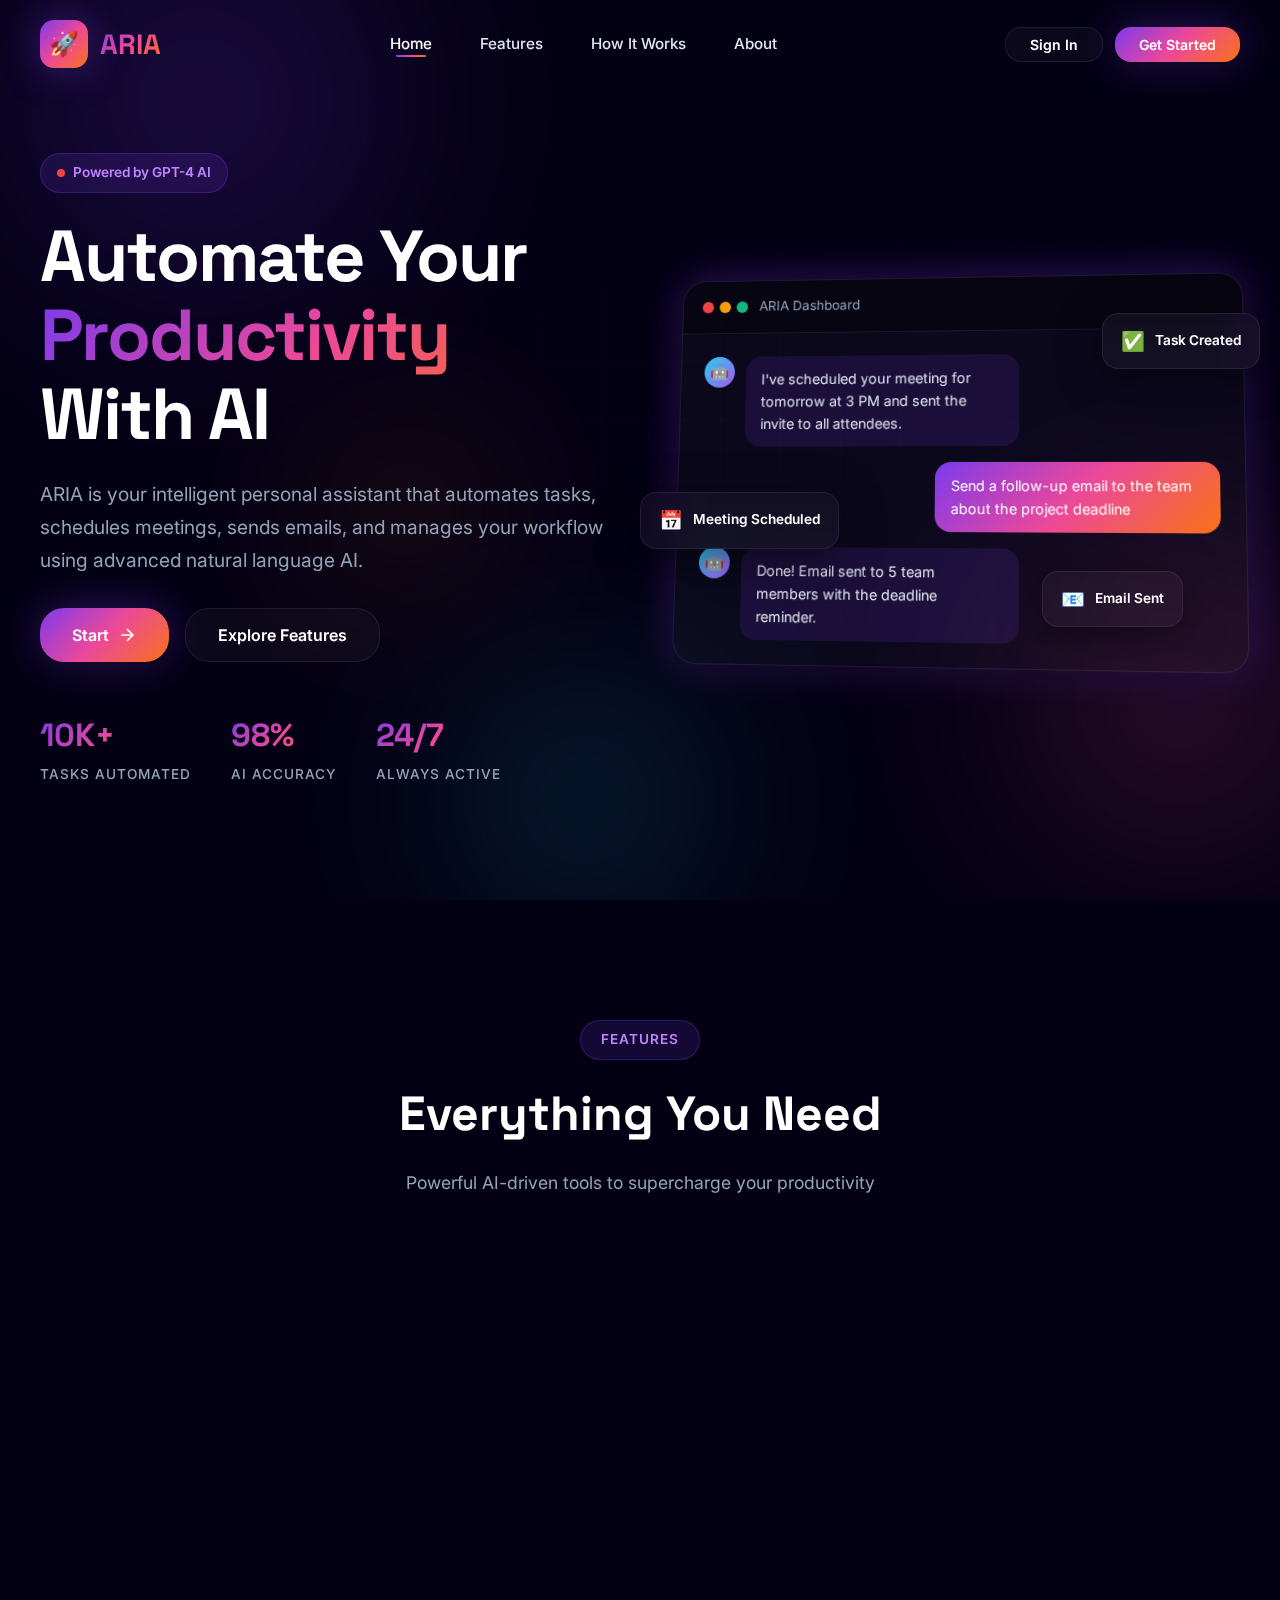
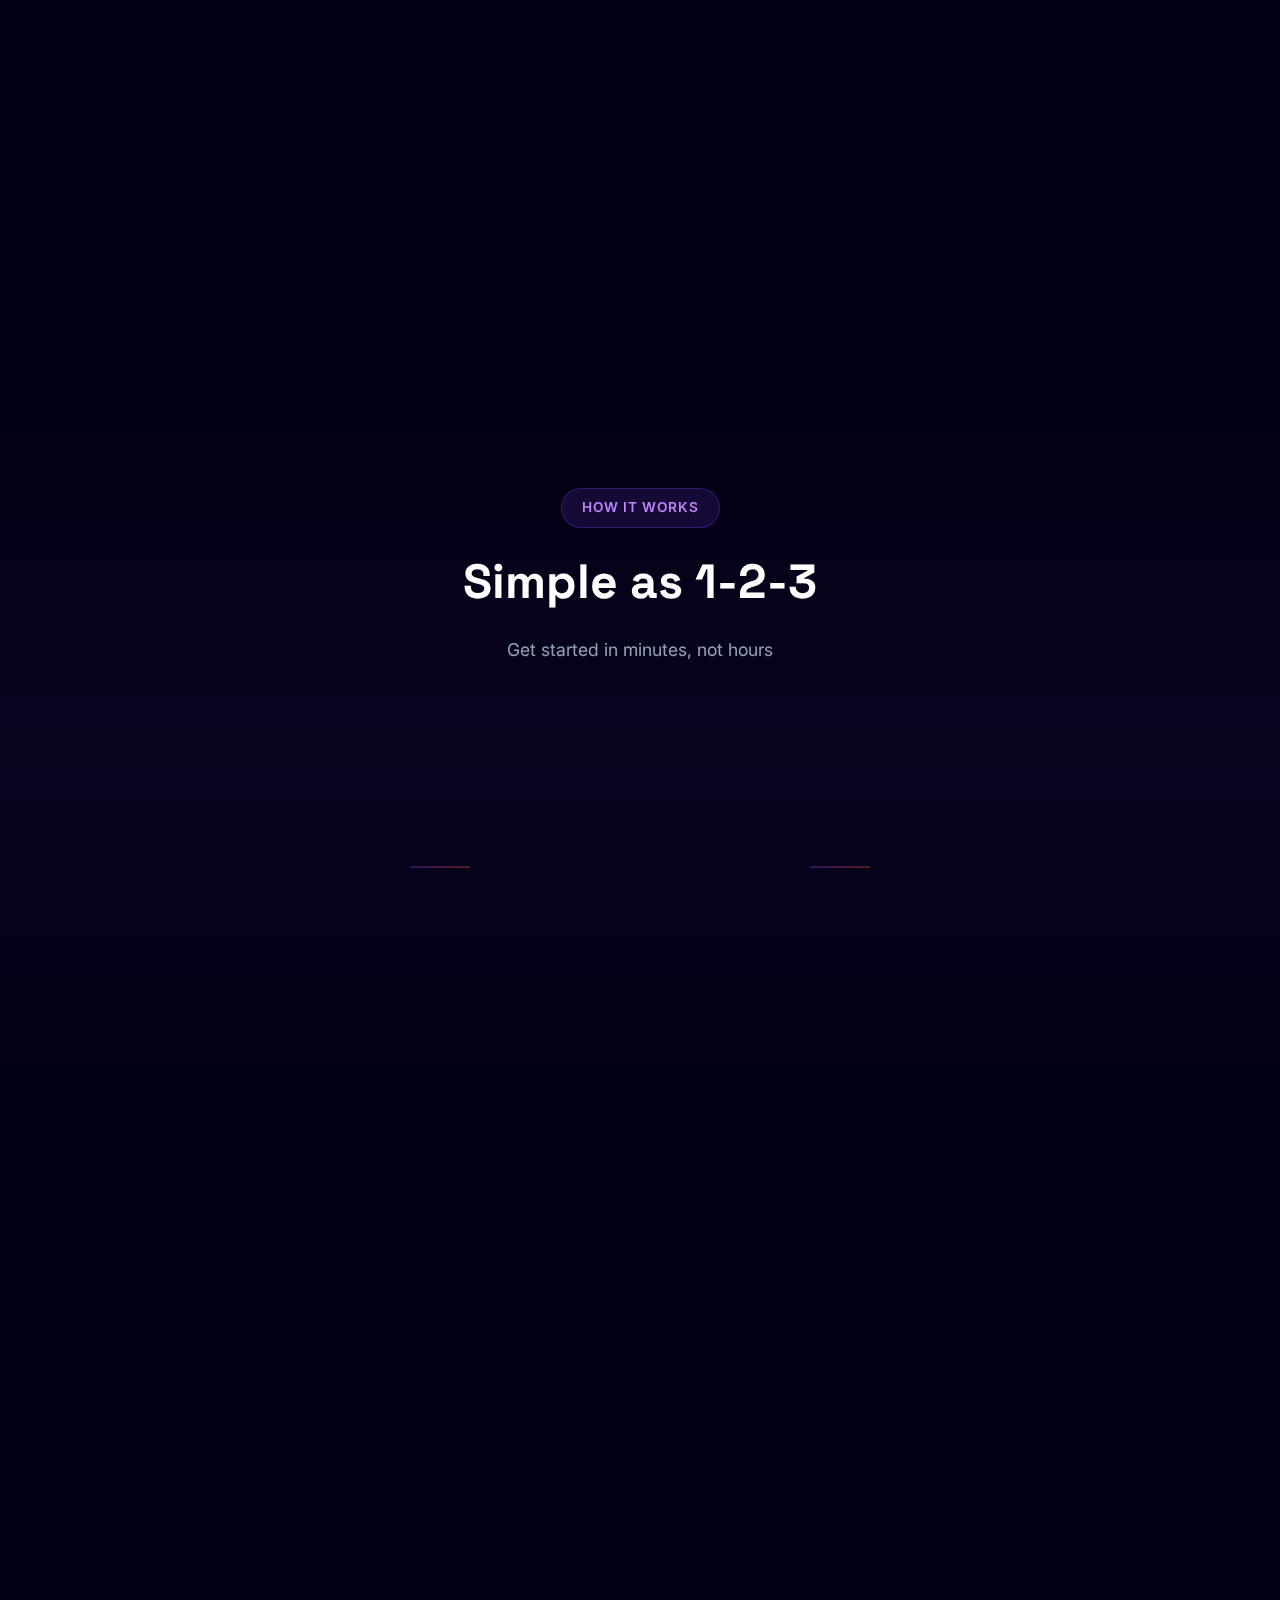
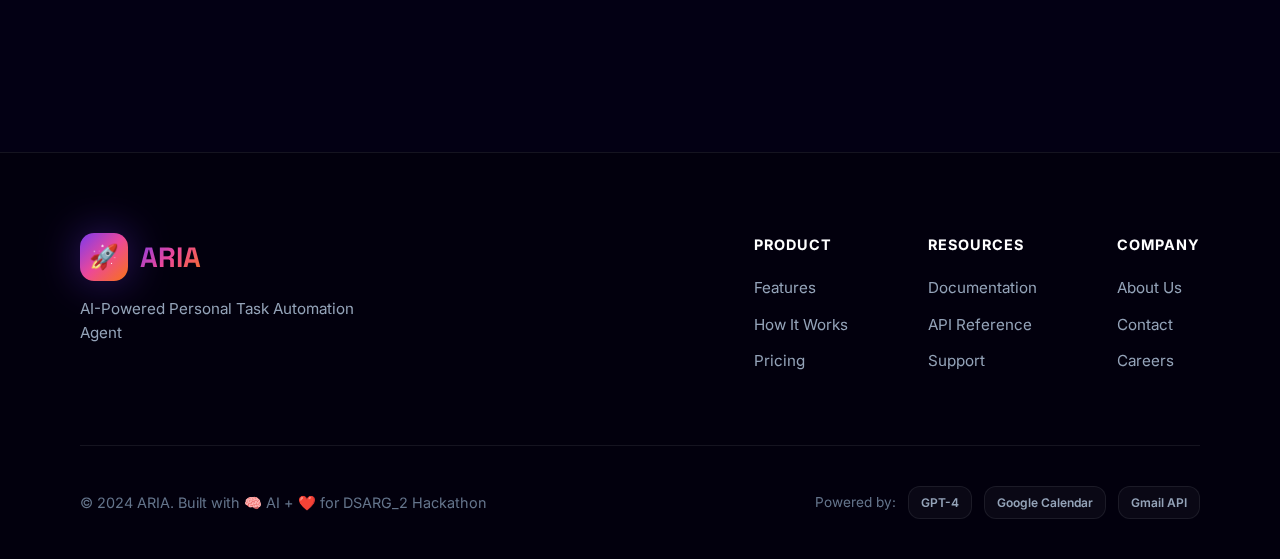
<file: frontend/index.html>
<!DOCTYPE html>
<html lang="en">

<head>
    <meta charset="UTF-8">
    <meta name="viewport" content="width=device-width, initial-scale=1.0">
    <meta name="description"
        content="ARIA - AI-Powered Personal Task Automation. Revolutionize your productivity with intelligent automation.">
    <title>ARIA | AI-Powered Task Automation</title>

    <!-- Styles -->
    <link rel="stylesheet" href="styles.css">
    <link rel="stylesheet" href="home.css">

    <!-- Favicon -->
    <link rel="icon"
        href="data:image/svg+xml,<svg xmlns=%22http://www.w3.org/2000/svg%22 viewBox=%220 0 100 100%22><text y=%22.9em%22 font-size=%2290%22>🚀</text></svg>">
</head>

<body class="home-page">
    <!-- Animated Background -->
    <div class="bg-animation">
        <div class="orb orb-1"></div>
        <div class="orb orb-2"></div>
        <div class="orb orb-3"></div>
        <div class="orb orb-4"></div>
    </div>
    <div class="grid-pattern"></div>

    <!-- Navigation Header -->
    <nav class="navbar" id="navbar">
        <div class="nav-container">
            <a href="#" class="nav-logo">
                <div class="nav-logo-icon">🚀</div>
                <span class="nav-logo-text">ARIA</span>
            </a>

            <ul class="nav-links">
                <li><a href="#home" class="nav-link active">Home</a></li>
                <li><a href="#features" class="nav-link">Features</a></li>
                <li><a href="#how-it-works" class="nav-link">How It Works</a></li>
                <li><a href="#about" class="nav-link">About</a></li>
            </ul>

            <div class="nav-buttons">
                <button class="btn btn-secondary" onclick="openModal('loginModal')">Sign In</button>
                <button class="btn btn-primary" onclick="openModal('signupModal')">Get Started</button>
            </div>

            <button class="nav-toggle" onclick="toggleNav()">
                <span></span>
                <span></span>
                <span></span>
            </button>
        </div>
    </nav>

    <!-- Hero Section -->
    <section class="hero" id="home">
        <div class="hero-content">
            <div class="hero-badge">
                <span class="badge-dot"></span>
                <span>Powered by GPT-4 AI</span>
            </div>

            <h1 class="hero-title">
                <span class="title-line">Automate Your</span>
                <span class="title-line gradient-text">Productivity</span>
                <span class="title-line">With AI</span>
            </h1>

            <p class="hero-description">
                ARIA is your intelligent personal assistant that automates tasks, schedules meetings,
                sends emails, and manages your workflow using advanced natural language AI.
            </p>

            <div class="hero-buttons">
                <button class="btn btn-primary btn-large" onclick="openModal('signupModal')">
                    <span>Start</span>
                    <svg width="20" height="20" viewBox="0 0 24 24" fill="none" stroke="currentColor" stroke-width="2">
                        <path d="M5 12h14M12 5l7 7-7 7" />
                    </svg>
                </button>
                <button class="btn btn-glass btn-large" onclick="scrollToSection('features')">
                    <span>Explore Features</span>
                </button>
            </div>

            <div class="hero-stats">
                <div class="stat">
                    <span class="stat-value">10K+</span>
                    <span class="stat-label">Tasks Automated</span>
                </div>
                <div class="stat">
                    <span class="stat-value">98%</span>
                    <span class="stat-label">AI Accuracy</span>
                </div>
                <div class="stat">
                    <span class="stat-value">24/7</span>
                    <span class="stat-label">Always Active</span>
                </div>
            </div>
        </div>

        <div class="hero-visual">
            <div class="dashboard-preview">
                <div class="preview-header">
                    <div class="preview-dots">
                        <span></span><span></span><span></span>
                    </div>
                    <span class="preview-title">ARIA Dashboard</span>
                </div>
                <div class="preview-content">
                    <div class="preview-chat">
                        <div class="preview-message ai">
                            <span class="preview-avatar">🤖</span>
                            <p>I've scheduled your meeting for tomorrow at 3 PM and sent the invite to all attendees.
                            </p>
                        </div>
                        <div class="preview-message user">
                            <p>Send a follow-up email to the team about the project deadline</p>
                        </div>
                        <div class="preview-message ai">
                            <span class="preview-avatar">🤖</span>
                            <p>Done! Email sent to 5 team members with the deadline reminder.</p>
                        </div>
                    </div>
                </div>
            </div>
            <div class="floating-card card-1">
                <span class="card-icon">✅</span>
                <span>Task Created</span>
            </div>
            <div class="floating-card card-2">
                <span class="card-icon">📅</span>
                <span>Meeting Scheduled</span>
            </div>
            <div class="floating-card card-3">
                <span class="card-icon">📧</span>
                <span>Email Sent</span>
            </div>
        </div>
    </section>

    <!-- Features Section -->
    <section class="features" id="features">
        <div class="section-container">
            <div class="section-header-center">
                <span class="section-badge">Features</span>
                <h2 class="section-title-large">Everything You Need</h2>
                <p class="section-subtitle">Powerful AI-driven tools to supercharge your productivity</p>
            </div>

            <div class="features-grid">
                <div class="feature-card">
                    <div class="feature-icon">🧠</div>
                    <h3>Natural Language AI</h3>
                    <p>Just tell ARIA what you need in plain English. No complex commands required.</p>
                </div>
                <div class="feature-card">
                    <div class="feature-icon">📋</div>
                    <h3>Smart Task Management</h3>
                    <p>AI automatically prioritizes tasks based on deadlines, importance, and your habits.</p>
                </div>
                <div class="feature-card">
                    <div class="feature-icon">📅</div>
                    <h3>Calendar Sync</h3>
                    <p>Seamlessly integrate with Google Calendar. Schedule, reschedule, and never miss events.</p>
                </div>
                <div class="feature-card">
                    <div class="feature-icon">📧</div>
                    <h3>Email Automation</h3>
                    <p>Draft and send professional emails with AI assistance. Auto-reminders included.</p>
                </div>
                <div class="feature-card">
                    <div class="feature-icon">🔔</div>
                    <h3>Proactive Reminders</h3>
                    <p>ARIA knows when to remind you. Never miss a deadline or important task again.</p>
                </div>
                <div class="feature-card">
                    <div class="feature-icon">🔄</div>
                    <h3>Workflow Automation</h3>
                    <p>Create automated workflows that trigger based on events, time, or conditions.</p>
                </div>
            </div>
        </div>
    </section>

    <!-- How It Works Section -->
    <section class="how-it-works" id="how-it-works">
        <div class="section-container">
            <div class="section-header-center">
                <span class="section-badge">How It Works</span>
                <h2 class="section-title-large">Simple as 1-2-3</h2>
                <p class="section-subtitle">Get started in minutes, not hours</p>
            </div>

            <div class="steps-container">
                <div class="step">
                    <div class="step-number">01</div>
                    <div class="step-content">
                        <h3>Sign Up</h3>
                        <p>Create your free account in seconds. No credit card required.</p>
                    </div>
                </div>
                <div class="step-connector"></div>
                <div class="step">
                    <div class="step-number">02</div>
                    <div class="step-content">
                        <h3>Connect</h3>
                        <p>Link your Google Calendar and Gmail for seamless integration.</p>
                    </div>
                </div>
                <div class="step-connector"></div>
                <div class="step">
                    <div class="step-number">03</div>
                    <div class="step-content">
                        <h3>Automate</h3>
                        <p>Start talking to ARIA and watch your productivity soar!</p>
                    </div>
                </div>
            </div>
        </div>
    </section>

    <!-- About/CTA Section -->
    <section class="cta-section" id="about">
        <div class="section-container">
            <div class="cta-content">
                <h2 class="cta-title">Ready to Transform Your Productivity?</h2>
                <p class="cta-description">
                    Join thousands of professionals who are automating their workflow with ARIA.
                    Built for the DSARG_2 Hackathon with cutting-edge AI technology.
                </p>
                <button class="btn btn-primary btn-large" onclick="openModal('signupModal')">
                    <span>Get Started Now</span>
                    <svg width="20" height="20" viewBox="0 0 24 24" fill="none" stroke="currentColor" stroke-width="2">
                        <path d="M5 12h14M12 5l7 7-7 7" />
                    </svg>
                </button>
            </div>
        </div>
    </section>

    <!-- Footer -->
    <footer class="footer">
        <div class="footer-container">
            <div class="footer-main">
                <div class="footer-brand">
                    <div class="nav-logo">
                        <div class="nav-logo-icon">🚀</div>
                        <span class="nav-logo-text">ARIA</span>
                    </div>
                    <p>AI-Powered Personal Task Automation Agent</p>
                </div>

                <div class="footer-links">
                    <div class="footer-column">
                        <h4>Product</h4>
                        <a href="#features">Features</a>
                        <a href="#how-it-works">How It Works</a>
                        <a href="#">Pricing</a>
                    </div>
                    <div class="footer-column">
                        <h4>Resources</h4>
                        <a href="#">Documentation</a>
                        <a href="#">API Reference</a>
                        <a href="#">Support</a>
                    </div>
                    <div class="footer-column">
                        <h4>Company</h4>
                        <a href="#about">About Us</a>
                        <a href="#">Contact</a>
                        <a href="#">Careers</a>
                    </div>
                </div>
            </div>

            <div class="footer-bottom">
                <p>© 2024 ARIA. Built with 🧠 AI + ❤️ for DSARG_2 Hackathon</p>
                <div class="footer-tech">
                    <span>Powered by:</span>
                    <span class="tech-badge">GPT-4</span>
                    <span class="tech-badge">Google Calendar</span>
                    <span class="tech-badge">Gmail API</span>
                </div>
            </div>
        </div>
    </footer>

    <!-- Login Modal - Google Only -->
    <div class="modal-overlay" id="loginModal">
        <div class="modal">
            <button class="modal-close" onclick="closeModal('loginModal')">✕</button>
            <div class="modal-header">
                <div class="modal-icon">🚀</div>
                <h2>Welcome to ARIA</h2>
                <p>Sign in with your Google account to continue</p>
            </div>
            <div class="auth-form">
                <button type="button" class="btn btn-google btn-full" onclick="loginWithGoogle()">
                    <svg width="20" height="20" viewBox="0 0 24 24">
                        <path fill="#4285F4"
                            d="M22.56 12.25c0-.78-.07-1.53-.2-2.25H12v4.26h5.92c-.26 1.37-1.04 2.53-2.21 3.31v2.77h3.57c2.08-1.92 3.28-4.74 3.28-8.09z" />
                        <path fill="#34A853"
                            d="M12 23c2.97 0 5.46-.98 7.28-2.66l-3.57-2.77c-.98.66-2.23 1.06-3.71 1.06-2.86 0-5.29-1.93-6.16-4.53H2.18v2.84C3.99 20.53 7.7 23 12 23z" />
                        <path fill="#FBBC05"
                            d="M5.84 14.09c-.22-.66-.35-1.36-.35-2.09s.13-1.43.35-2.09V7.07H2.18C1.43 8.55 1 10.22 1 12s.43 3.45 1.18 4.93l2.85-2.22.81-.62z" />
                        <path fill="#EA4335"
                            d="M12 5.38c1.62 0 3.06.56 4.21 1.64l3.15-3.15C17.45 2.09 14.97 1 12 1 7.7 1 3.99 3.47 2.18 7.07l3.66 2.84c.87-2.6 3.3-4.53 6.16-4.53z" />
                    </svg>
                    Continue with Google
                </button>
                <p class="google-terms">
                    By signing in, you agree to our Terms of Service and Privacy Policy.
                    Your Google account will be used for authentication and calendar/email integration.
                </p>
            </div>
        </div>
    </div>

    <!-- Signup Modal - Google Only -->
    <div class="modal-overlay" id="signupModal">
        <div class="modal">
            <button class="modal-close" onclick="closeModal('signupModal')">✕</button>
            <div class="modal-header">
                <div class="modal-icon">🚀</div>
                <h2>Get Started with ARIA</h2>
                <p>Create your account using Google</p>
            </div>
            <div class="auth-form">
                <button type="button" class="btn btn-google btn-full" onclick="loginWithGoogle()">
                    <svg width="20" height="20" viewBox="0 0 24 24">
                        <path fill="#4285F4"
                            d="M22.56 12.25c0-.78-.07-1.53-.2-2.25H12v4.26h5.92c-.26 1.37-1.04 2.53-2.21 3.31v2.77h3.57c2.08-1.92 3.28-4.74 3.28-8.09z" />
                        <path fill="#34A853"
                            d="M12 23c2.97 0 5.46-.98 7.28-2.66l-3.57-2.77c-.98.66-2.23 1.06-3.71 1.06-2.86 0-5.29-1.93-6.16-4.53H2.18v2.84C3.99 20.53 7.7 23 12 23z" />
                        <path fill="#FBBC05"
                            d="M5.84 14.09c-.22-.66-.35-1.36-.35-2.09s.13-1.43.35-2.09V7.07H2.18C1.43 8.55 1 10.22 1 12s.43 3.45 1.18 4.93l2.85-2.22.81-.62z" />
                        <path fill="#EA4335"
                            d="M12 5.38c1.62 0 3.06.56 4.21 1.64l3.15-3.15C17.45 2.09 14.97 1 12 1 7.7 1 3.99 3.47 2.18 7.07l3.66 2.84c.87-2.6 3.3-4.53 6.16-4.53z" />
                    </svg>
                    Sign up with Google
                </button>
                <div class="signup-benefits">
                    <p>✨ Instant access to all features</p>
                    <p>📅 Automatic Google Calendar sync</p>
                    <p>📧 Gmail integration included</p>
                </div>
                <p class="google-terms">
                    By signing up, you grant ARIA access to your Google Calendar and Gmail for task automation.
                </p>
            </div>
        </div>
    </div>

    <!-- JavaScript -->
    <script src="home.js"></script>
</body>

</html>
</file>
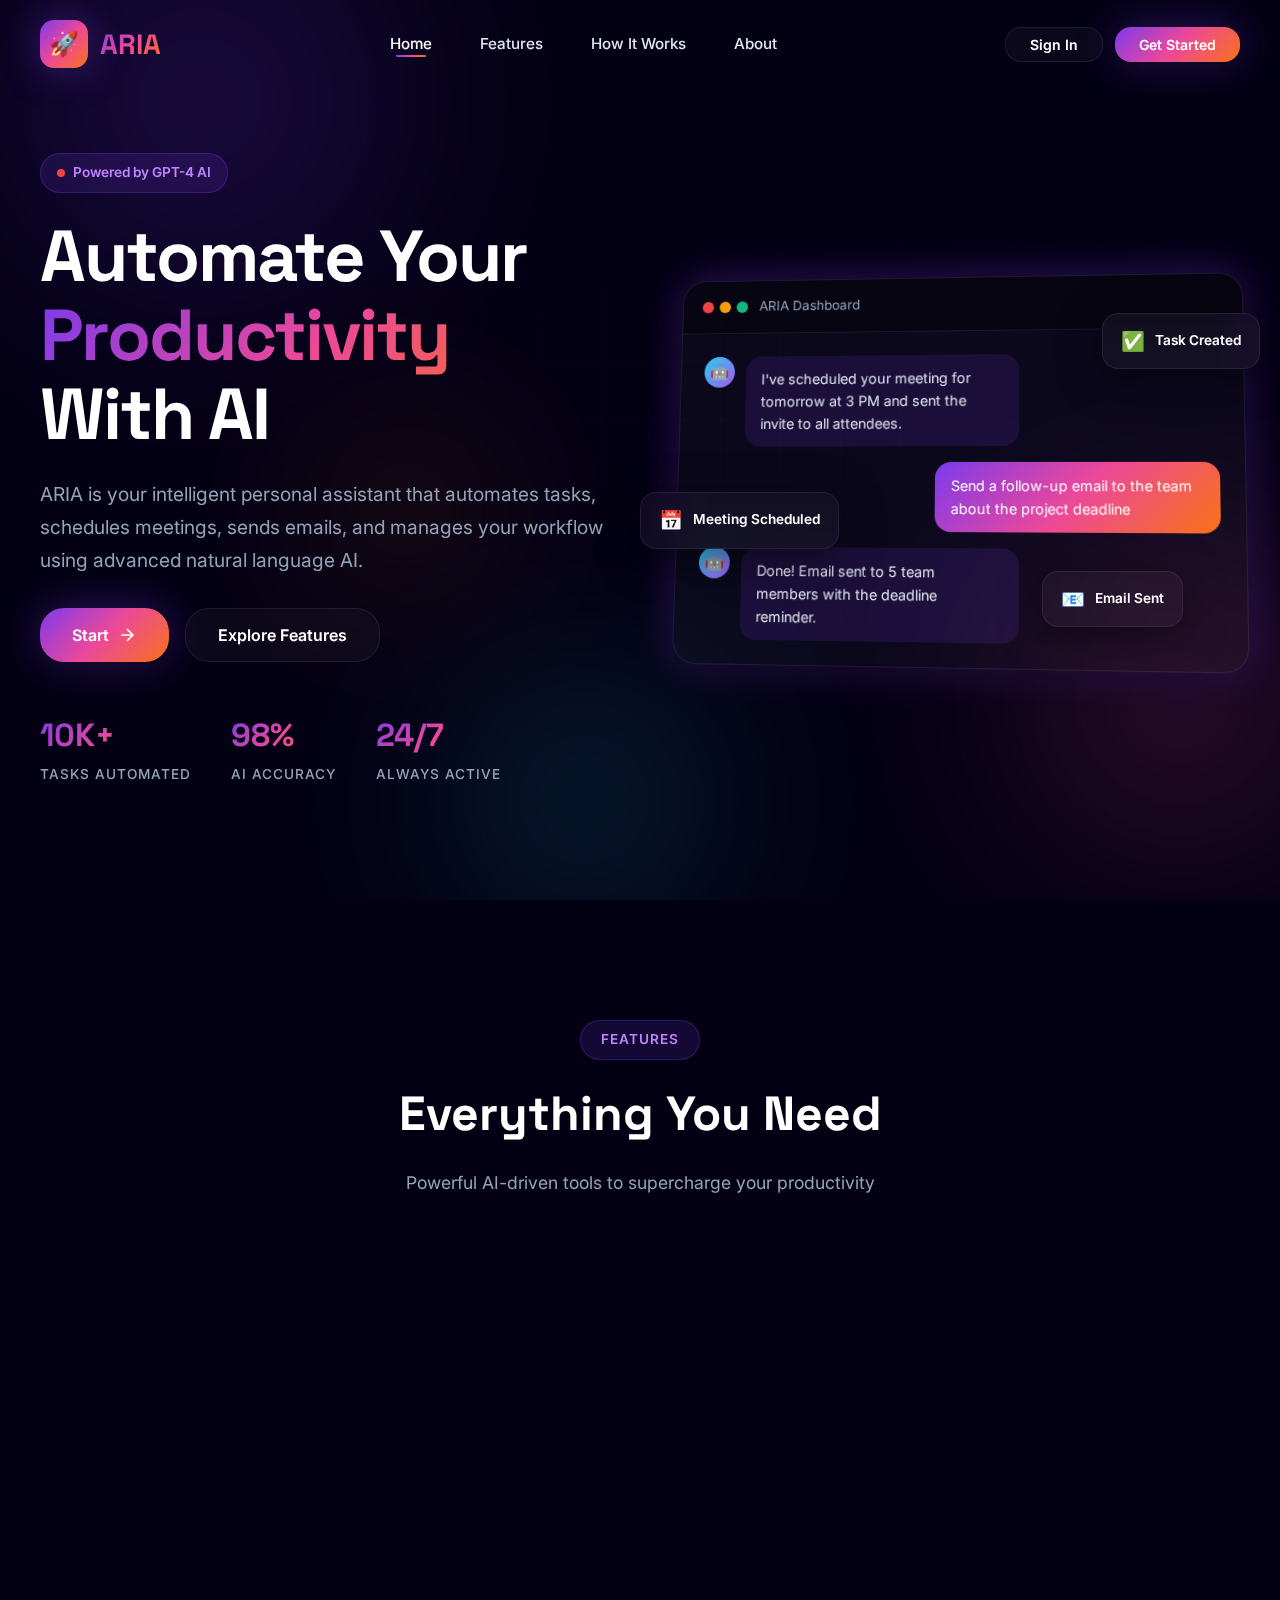
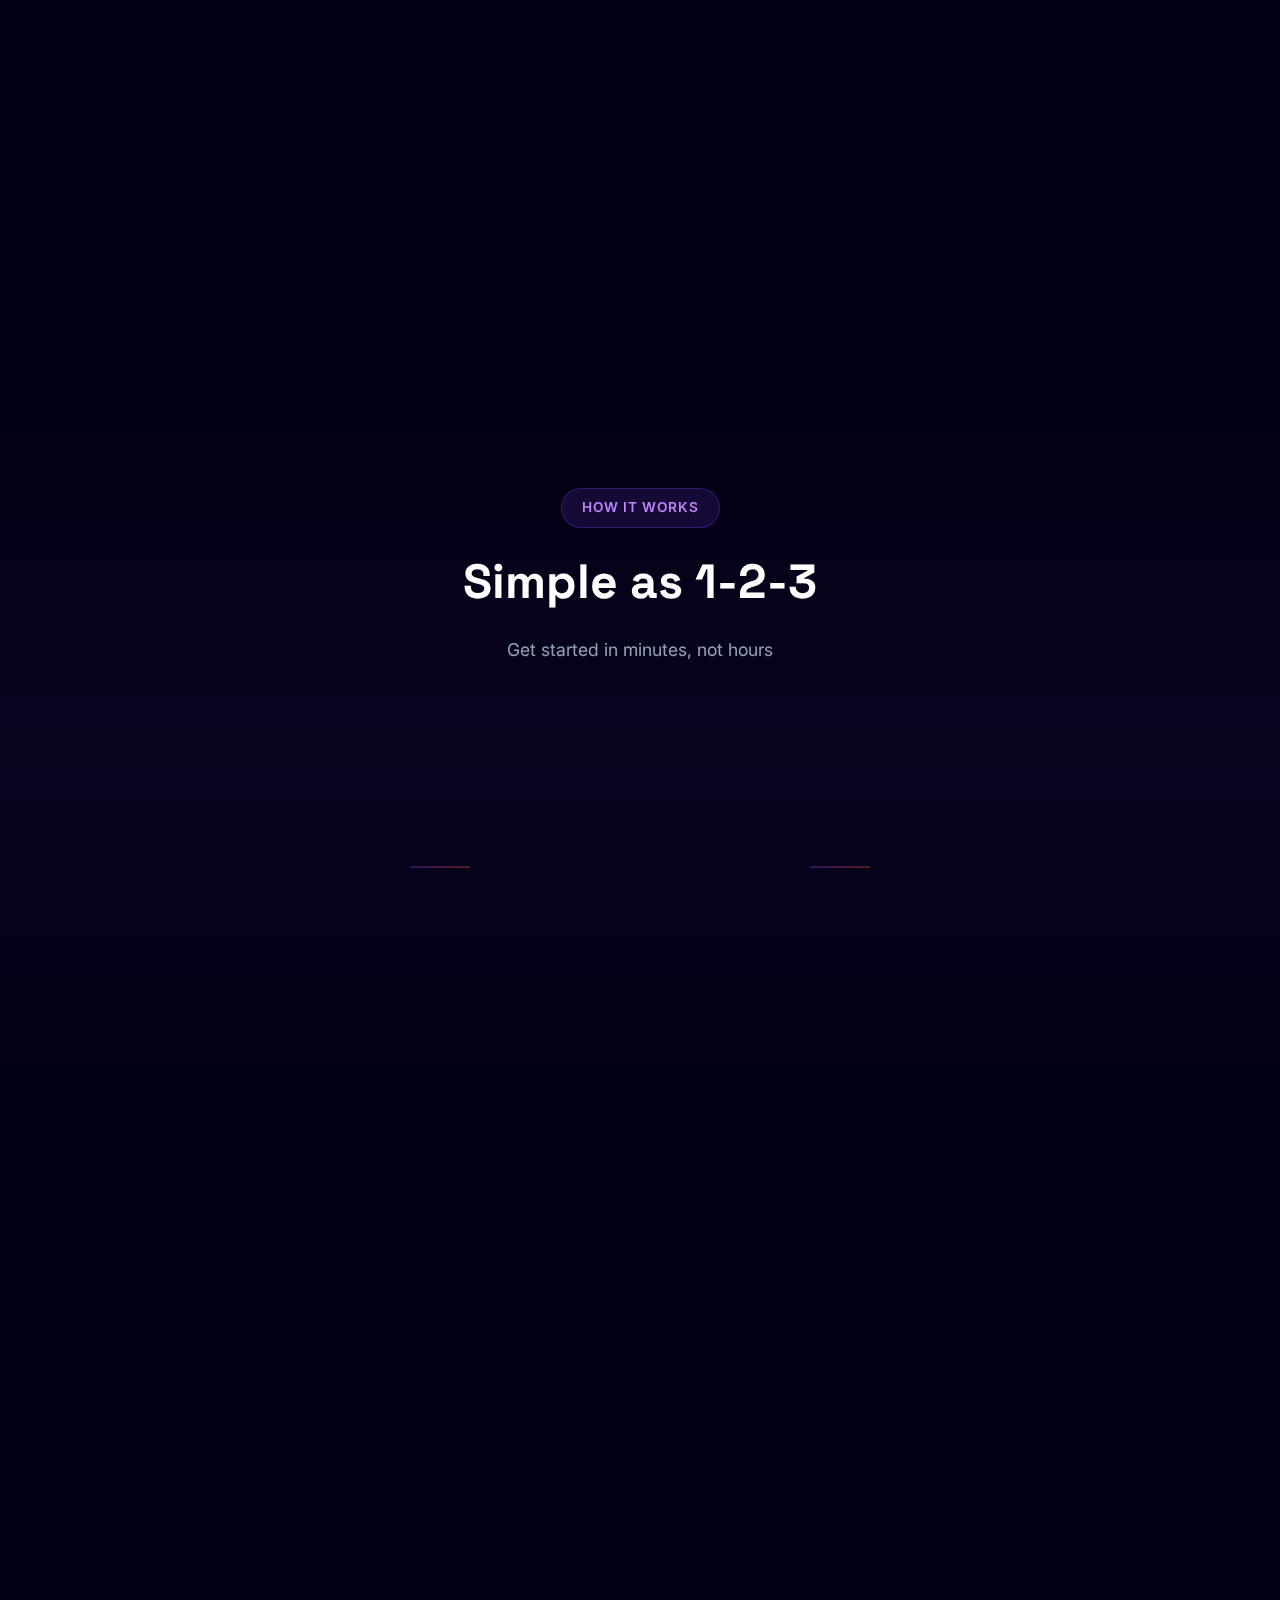
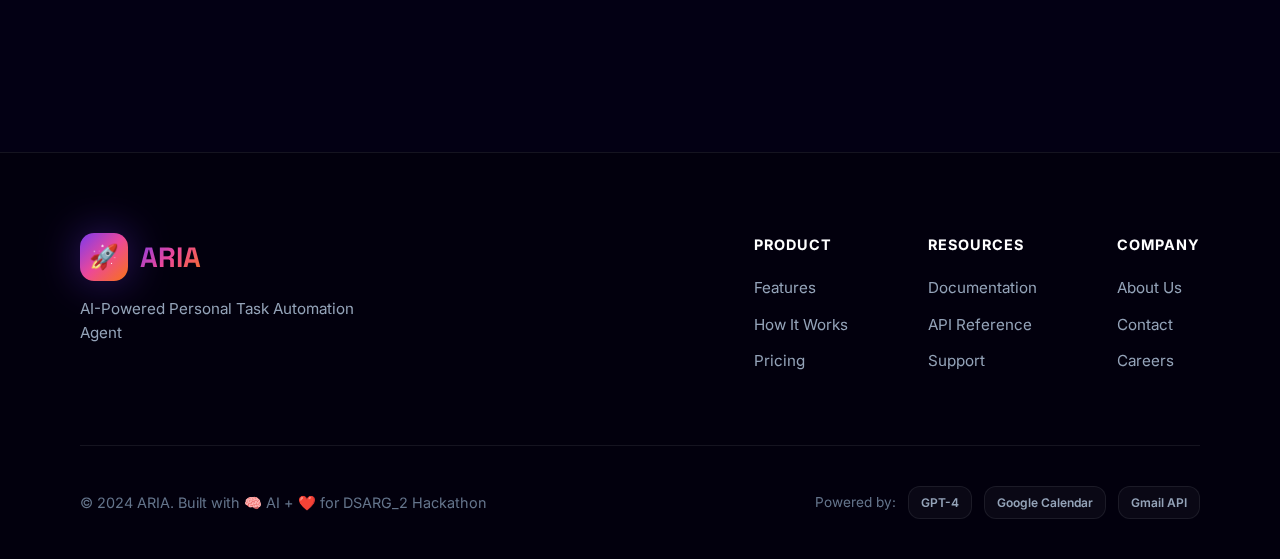
<file: frontend/dashboard.html>
<!DOCTYPE html>
<html lang="en">

<head>
    <meta charset="UTF-8">
    <meta name="viewport" content="width=device-width, initial-scale=1.0">
    <title>Dashboard | ARIA</title>

    <script>
        (function () {
            const user = localStorage.getItem('aria_user');
            if (!user) window.location.href = 'index.html';
        })();
    </script>

    <link
        href="https://fonts.googleapis.com/css2?family=Inter:wght@400;500;600;700&family=Space+Grotesk:wght@500;700&display=swap"
        rel="stylesheet">
    <link rel="stylesheet" href="dashboard.css">
</head>

<body>
    <header class="header">
        <div class="logo">
            <div class="logo-icon">🧠</div>
            <div>
                <h1>ARIA</h1>
                <div class="logo-sub">AI-Powered Task Automation</div>
            </div>
        </div>
        <div class="header-right">
            <span id="userGreeting" style="color: #888;"></span>
            <div class="status">
                <div class="status-dot"></div>
                <span id="statusText">Connecting...</span>
            </div>
            <button class="btn-secondary btn-small" onclick="handleLogout()">Logout</button>
        </div>
    </header>

    <div class="grid">
        <!-- Chat -->
        <div class="section">
            <div class="section-header">
                <h2>🧠 AI Assistant</h2>
                <div class="language-selector">
                    <label for="chatLanguage">🌐</label>
                    <select id="chatLanguage">
                        <option value="english">English</option>
                        <option value="hindi">हिंदी (Hindi)</option>
                        <option value="tamil">தமிழ் (Tamil)</option>
                    </select>
                </div>
            </div>
            <div class="chat-box" id="chatMessages">
                <div class="chat-msg assistant">
                    👋 Hi! I'm ARIA, your AI assistant. I can help you:
                    <br>• Create tasks: "Add task to review proposal"
                    <br>• Schedule events: "Schedule meeting tomorrow at 2pm"
                    <br>• Send emails: "Email john about the project"
                </div>
            </div>
            <div class="chat-input">
                <input type="text" id="chatInput" placeholder="Ask ARIA anything..." />
                <button class="btn-primary" id="sendChatBtn">Send</button>
            </div>
        </div>

        <!-- Tasks -->
        <div class="section">
            <div class="section-header">
                <h2>✅ Smart Tasks</h2>
                <button class="btn-primary btn-small" id="addTaskBtn">+ Add Task</button>
            </div>

            <div id="taskForm" class="form-section">
                <input type="text" id="taskTitle" placeholder="What needs to be done?" />
                <textarea id="taskDescription" placeholder="Add details (optional)"></textarea>
                <label>Priority Level</label>
                <select id="taskPriority">
                    <option value="LOW">🟢 Low Priority</option>
                    <option value="MEDIUM" selected>🟡 Medium Priority</option>
                    <option value="HIGH">🟠 High Priority</option>
                    <option value="URGENT">🔴 Urgent</option>
                </select>
                <label>Deadline</label>
                <input type="datetime-local" id="taskDeadline" />
                <div class="actions">
                    <button class="btn-primary btn-small" id="saveTaskBtn">💾 Save Task</button>
                    <button class="btn-secondary btn-small" id="cancelTaskBtn">Cancel</button>
                </div>
            </div>

            <div class="list" id="taskList">
                <div class="empty">
                    <div class="empty-icon">📋</div>
                    No tasks yet. Create one or ask ARIA!
                </div>
            </div>
        </div>

        <!-- Events/Calendar -->
        <div class="section">
            <div class="section-header">
                <h2>📅 Calendar</h2>
                <button class="btn-primary btn-small" id="addEventBtn">+ New Event</button>
            </div>

            <div id="eventForm" class="form-section">
                <input type="text" id="eventTitle" placeholder="Event title" />
                <label>Start Time</label>
                <input type="datetime-local" id="eventStart" />
                <label>Duration (minutes)</label>
                <input type="number" id="eventDuration" value="60" min="15" step="15" />
                <input type="text" id="eventLocation" placeholder="📍 Location (optional)" />
                <div class="actions">
                    <button class="btn-primary btn-small" id="saveEventBtn">📅 Create Event</button>
                    <button class="btn-secondary btn-small" id="cancelEventBtn">Cancel</button>
                </div>
            </div>

            <div class="list" id="calendarView">
                <div class="empty">
                    <div class="empty-icon">📆</div>
                    No upcoming events. Schedule with ARIA!
                </div>
            </div>
        </div>
    </div>

    <!-- Bottom Section: Email + Stats -->
    <div class="bottom-section">
        <div class="email-section">
            <h3>📧 Quick Email Composer</h3>
            <div class="email-grid">
                <input type="email" id="emailRecipient" placeholder="To: recipient@email.com" />
                <input type="text" id="emailSubject" placeholder="Subject" />
                <textarea id="emailBody" class="full" placeholder="Write your message..." rows="3"></textarea>
                <button class="btn-primary full" id="sendEmailBtn">📨 Send Email</button>
            </div>
        </div>

        <div class="stat">
            <div class="stat-value" id="statTasks">0</div>
            <div class="stat-label">Active Tasks</div>
        </div>

        <div class="stat">
            <div class="stat-value" id="statEvents">0</div>
            <div class="stat-label">Upcoming Events</div>
        </div>
    </div>

    <!-- AI Insights Section - ML Predictions -->
    <div class="insights-section">
        <h2>🧠 AI Insights</h2>
        <p class="insights-subtitle">Powered by Machine Learning</p>

        <div class="insights-tabs">
            <button class="insight-tab active" data-tab="career">💼 Career Predictor</button>
            <button class="insight-tab" data-tab="hr">📊 HR Analytics</button>
            <button class="insight-tab" data-tab="customer">🛒 Customer Segment</button>
        </div>

        <!-- Career Income Prediction -->
        <div class="insight-panel active" id="career-panel">
            <h3>Career Income Predictor</h3>
            <p>Predict income bracket based on your profile</p>
            <form id="careerForm" class="ml-form">
                <div class="form-row">
                    <label>Age <input type="number" id="career-age" value="30" min="18" max="90" /></label>
                    <label>Education
                        <select id="career-education">
                            <option value="Bachelors">Bachelor's</option>
                            <option value="Masters">Master's</option>
                            <option value="Doctorate">Doctorate</option>
                            <option value="HS-grad">High School</option>
                            <option value="Some-college">Some College</option>
                            <option value="Prof-school">Professional School</option>
                        </select>
                    </label>
                </div>
                <div class="form-row">
                    <label>Occupation
                        <select id="career-occupation">
                            <option value="Prof-specialty">Professional/Specialty</option>
                            <option value="Exec-managerial">Executive/Managerial</option>
                            <option value="Tech-support">Tech Support</option>
                            <option value="Sales">Sales</option>
                            <option value="Craft-repair">Craft/Repair</option>
                            <option value="Adm-clerical">Administrative</option>
                            <option value="Other-service">Other Service</option>
                        </select>
                    </label>
                    <label>Work Class
                        <select id="career-workclass">
                            <option value="Private">Private</option>
                            <option value="Self-emp-inc">Self-Employed (Inc)</option>
                            <option value="Self-emp-not-inc">Self-Employed</option>
                            <option value="Federal-gov">Federal Govt</option>
                            <option value="State-gov">State Govt</option>
                            <option value="Local-gov">Local Govt</option>
                        </select>
                    </label>
                </div>
                <div class="form-row">
                    <label>Hours/Week <input type="number" id="career-hours" value="40" min="1" max="100" /></label>
                    <label>Sex
                        <select id="career-sex">
                            <option value="Male">Male</option>
                            <option value="Female">Female</option>
                        </select>
                    </label>
                </div>
                <button type="submit" class="btn-primary">🔮 Predict Income</button>
            </form>
            <div id="career-result" class="ml-result"></div>
        </div>

        <!-- HR Productivity Analysis -->
        <div class="insight-panel" id="hr-panel">
            <h3>Employee Productivity Analyzer</h3>
            <p>Analyze performance & mental wellbeing indicators</p>
            <form id="hrForm" class="ml-form">
                <div class="form-row">
                    <label>Satisfaction Rate (0-1) <input type="number" id="hr-satisfaction" value="0.75" min="0"
                            max="1" step="0.05" /></label>
                    <label>Salary ($) <input type="number" id="hr-salary" value="60000" min="20000" max="500000"
                            step="5000" /></label>
                </div>
                <div class="form-row">
                    <label>Age <input type="number" id="hr-age" value="32" min="18" max="70" /></label>
                    <label>Position
                        <select id="hr-position">
                            <option value="Junior">Junior</option>
                            <option value="Mid" selected>Mid-Level</option>
                            <option value="Senior">Senior</option>
                            <option value="Lead">Lead</option>
                            <option value="Manager">Manager</option>
                            <option value="Director">Director</option>
                        </select>
                    </label>
                </div>
                <div class="form-row">
                    <label>Years at Company <input type="number" id="hr-years" value="3" min="0" max="40" /></label>
                    <label>Projects Completed <input type="number" id="hr-projects" value="8" min="0"
                            max="100" /></label>
                </div>
                <button type="submit" class="btn-primary">📊 Analyze Productivity</button>
            </form>
            <div id="hr-result" class="ml-result"></div>
        </div>

        <!-- Customer Segmentation -->
        <div class="insight-panel" id="customer-panel">
            <h3>Customer Segmentation</h3>
            <p>RFM Analysis: Recency, Frequency, Monetary</p>
            <form id="customerForm" class="ml-form">
                <div class="form-row">
                    <label>Recency (days since last purchase) <input type="number" id="customer-recency" value="15"
                            min="0" max="365" /></label>
                </div>
                <div class="form-row">
                    <label>Frequency (purchases per month) <input type="number" id="customer-frequency" value="5"
                            min="0" max="100" /></label>
                </div>
                <div class="form-row">
                    <label>Monetary (avg order value $) <input type="number" id="customer-monetary" value="150" min="0"
                            max="10000" /></label>
                </div>
                <button type="submit" class="btn-primary">🎯 Segment Customer</button>
            </form>
            <div id="customer-result" class="ml-result"></div>
        </div>
    </div>

    <script src="app.js"></script>
</body>

</html>
</file>
<file: frontend/styles.css>
/* 
 * AI Personal Task Automation Agent - PREMIUM UI
 * Award-Winning Hackathon Design
 * Inspired by IIT Bangalore Tech Fest
 */

/* ==================== IMPORTS ==================== */
@import url('https://fonts.googleapis.com/css2?family=Space+Grotesk:wght@300;400;500;600;700&family=Inter:wght@300;400;500;600;700;800&display=swap');

/* ==================== CSS VARIABLES ==================== */
:root {
    /* Premium Color Palette */
    --color-bg-dark: #030014;
    --color-bg-primary: #0a0118;
    --color-bg-secondary: #110827;
    --color-bg-tertiary: #1a0f2e;

    /* Glass Effects */
    --glass-bg: rgba(255, 255, 255, 0.03);
    --glass-border: rgba(255, 255, 255, 0.08);
    --glass-hover: rgba(255, 255, 255, 0.06);

    /* Accent Colors - Vibrant Neon */
    --accent-primary: #7c3aed;
    --accent-secondary: #a855f7;
    --accent-tertiary: #c084fc;
    --accent-pink: #ec4899;
    --accent-cyan: #22d3ee;
    --accent-blue: #3b82f6;
    --accent-green: #ef4444;
    --accent-orange: #f97316;

    /* Gradients */
    --gradient-primary: linear-gradient(135deg, #7c3aed 0%, #ec4899 50%, #f97316 100%);
    --gradient-secondary: linear-gradient(135deg, #22d3ee 0%, #a855f7 100%);
    --gradient-accent: linear-gradient(90deg, #7c3aed, #ec4899, #f97316, #22d3ee, #7c3aed);
    --gradient-glass: linear-gradient(135deg, rgba(124, 58, 237, 0.1) 0%, rgba(236, 72, 153, 0.1) 100%);
    --gradient-glow: radial-gradient(circle, rgba(124, 58, 237, 0.4) 0%, transparent 70%);

    /* Text Colors */
    --text-primary: #ffffff;
    --text-secondary: #e2e8f0;
    --text-muted: #94a3b8;
    --text-dim: #64748b;

    /* Shadows */
    --shadow-sm: 0 2px 10px rgba(0, 0, 0, 0.3);
    --shadow-md: 0 4px 20px rgba(0, 0, 0, 0.4);
    --shadow-lg: 0 8px 40px rgba(0, 0, 0, 0.5);
    --shadow-glow-purple: 0 0 40px rgba(124, 58, 237, 0.4);
    --shadow-glow-pink: 0 0 40px rgba(236, 72, 153, 0.4);
    --shadow-glow-cyan: 0 0 40px rgba(34, 211, 238, 0.4);

    /* Spacing */
    --space-xs: 4px;
    --space-sm: 8px;
    --space-md: 16px;
    --space-lg: 24px;
    --space-xl: 32px;
    --space-2xl: 48px;
    --space-3xl: 64px;

    /* Border Radius */
    --radius-sm: 8px;
    --radius-md: 12px;
    --radius-lg: 16px;
    --radius-xl: 24px;
    --radius-2xl: 32px;

    /* Transitions */
    --transition-fast: 0.15s cubic-bezier(0.4, 0, 0.2, 1);
    --transition-normal: 0.3s cubic-bezier(0.4, 0, 0.2, 1);
    --transition-slow: 0.5s cubic-bezier(0.4, 0, 0.2, 1);
    --transition-bounce: 0.5s cubic-bezier(0.68, -0.55, 0.265, 1.55);
}

/* ==================== RESET & BASE ==================== */
*,
*::before,
*::after {
    margin: 0;
    padding: 0;
    box-sizing: border-box;
}

html {
    font-size: 16px;
    scroll-behavior: smooth;
}

body {
    font-family: 'Inter', -apple-system, BlinkMacSystemFont, sans-serif;
    background: var(--color-bg-dark);
    color: var(--text-primary);
    line-height: 1.6;
    overflow-x: hidden;
    min-height: 100vh;
    position: relative;
}

/* ==================== ANIMATED BACKGROUND ==================== */
.bg-animation {
    position: fixed;
    top: 0;
    left: 0;
    width: 100%;
    height: 100%;
    z-index: -1;
    overflow: hidden;
    background: var(--color-bg-dark);
}

/* Animated Gradient Orbs */
.orb {
    position: absolute;
    border-radius: 50%;
    filter: blur(80px);
    opacity: 0.6;
    animation: float 20s ease-in-out infinite;
}

.orb-1 {
    width: 600px;
    height: 600px;
    background: radial-gradient(circle, rgba(124, 58, 237, 0.4) 0%, transparent 70%);
    top: -200px;
    left: -100px;
    animation-delay: 0s;
}

.orb-2 {
    width: 500px;
    height: 500px;
    background: radial-gradient(circle, rgba(236, 72, 153, 0.35) 0%, transparent 70%);
    top: 50%;
    right: -150px;
    animation-delay: -5s;
    animation-duration: 25s;
}

.orb-3 {
    width: 400px;
    height: 400px;
    background: radial-gradient(circle, rgba(34, 211, 238, 0.3) 0%, transparent 70%);
    bottom: -100px;
    left: 30%;
    animation-delay: -10s;
    animation-duration: 18s;
}

.orb-4 {
    width: 300px;
    height: 300px;
    background: radial-gradient(circle, rgba(249, 115, 22, 0.25) 0%, transparent 70%);
    top: 40%;
    left: 20%;
    animation-delay: -15s;
    animation-duration: 22s;
}

@keyframes float {

    0%,
    100% {
        transform: translate(0, 0) scale(1);
    }

    25% {
        transform: translate(50px, -50px) scale(1.1);
    }

    50% {
        transform: translate(-30px, 30px) scale(0.95);
    }

    75% {
        transform: translate(-50px, -30px) scale(1.05);
    }
}

/* Grid Pattern Overlay */
.grid-pattern {
    position: fixed;
    top: 0;
    left: 0;
    width: 100%;
    height: 100%;
    z-index: -1;
    background-image:
        linear-gradient(rgba(124, 58, 237, 0.03) 1px, transparent 1px),
        linear-gradient(90deg, rgba(124, 58, 237, 0.03) 1px, transparent 1px);
    background-size: 60px 60px;
    -webkit-mask-image: radial-gradient(ellipse at center, black 0%, transparent 70%);
    mask-image: radial-gradient(ellipse at center, black 0%, transparent 70%);
}

/* ==================== SELECTION & SCROLLBAR ==================== */
::selection {
    background: var(--accent-primary);
    color: white;
}

::-webkit-scrollbar {
    width: 8px;
    height: 8px;
}

::-webkit-scrollbar-track {
    background: var(--color-bg-secondary);
}

::-webkit-scrollbar-thumb {
    background: var(--gradient-primary);
    border-radius: 10px;
}

::-webkit-scrollbar-thumb:hover {
    background: var(--accent-secondary);
}

/* ==================== CONTAINER ==================== */
.container {
    max-width: 1600px;
    margin: 0 auto;
    padding: var(--space-lg);
    position: relative;
    z-index: 1;
}

/* ==================== HEADER ==================== */
.header {
    padding: var(--space-lg) 0 var(--space-xl);
    position: relative;
}

.header-content {
    display: flex;
    align-items: center;
    justify-content: space-between;
    gap: var(--space-lg);
}

/* Logo */
.logo {
    display: flex;
    align-items: center;
    gap: var(--space-md);
}

.logo-icon {
    width: 56px;
    height: 56px;
    background: var(--gradient-primary);
    border-radius: var(--radius-lg);
    display: flex;
    align-items: center;
    justify-content: center;
    font-size: 28px;
    box-shadow: var(--shadow-glow-purple);
    position: relative;
    overflow: hidden;
    animation: pulse-glow 3s ease-in-out infinite;
}

.logo-icon::before {
    content: '';
    position: absolute;
    top: -50%;
    left: -50%;
    width: 200%;
    height: 200%;
    background: linear-gradient(45deg, transparent, rgba(255, 255, 255, 0.1), transparent);
    animation: shimmer 3s infinite;
}

@keyframes shimmer {
    0% {
        transform: translateX(-100%) rotate(45deg);
    }

    100% {
        transform: translateX(100%) rotate(45deg);
    }
}

@keyframes pulse-glow {

    0%,
    100% {
        box-shadow: var(--shadow-glow-purple);
    }

    50% {
        box-shadow: var(--shadow-glow-pink);
    }
}

.logo-text h1 {
    font-family: 'Space Grotesk', sans-serif;
    font-size: 1.75rem;
    font-weight: 700;
    background: var(--gradient-primary);
    -webkit-background-clip: text;
    -webkit-text-fill-color: transparent;
    background-clip: text;
    letter-spacing: -0.5px;
}

.logo-text p {
    font-size: 0.85rem;
    color: var(--text-muted);
    font-weight: 400;
    letter-spacing: 0.5px;
}

/* Status Badge */
.status-badge {
    padding: var(--space-sm) var(--space-lg);
    background: var(--glass-bg);
    backdrop-filter: blur(20px);
    -webkit-backdrop-filter: blur(20px);
    border: 1px solid var(--glass-border);
    border-radius: var(--radius-2xl);
    display: flex;
    align-items: center;
    gap: var(--space-sm);
    font-size: 0.875rem;
    font-weight: 500;
    transition: var(--transition-normal);
}

.status-badge:hover {
    border-color: var(--accent-primary);
    box-shadow: var(--shadow-glow-purple);
}

.status-indicator {
    width: 10px;
    height: 10px;
    border-radius: 50%;
    background: var(--accent-green);
    box-shadow: 0 0 15px var(--accent-green);
    animation: pulse 2s ease-in-out infinite;
}

@keyframes pulse {

    0%,
    100% {
        opacity: 1;
        transform: scale(1);
    }

    50% {
        opacity: 0.7;
        transform: scale(1.2);
    }
}

/* ==================== MAIN GRID ==================== */
.main-grid {
    display: grid;
    grid-template-columns: repeat(3, 1fr);
    gap: var(--space-lg);
    margin-top: var(--space-lg);
}

/* ==================== GLASS CARDS ==================== */
.section {
    background: var(--glass-bg);
    backdrop-filter: blur(20px);
    -webkit-backdrop-filter: blur(20px);
    border: 1px solid var(--glass-border);
    border-radius: var(--radius-xl);
    padding: var(--space-lg);
    position: relative;
    overflow: hidden;
    transition: all var(--transition-normal);
}

/* Animated Border Gradient */
.section::before {
    content: '';
    position: absolute;
    inset: 0;
    border-radius: var(--radius-xl);
    padding: 1px;
    background: var(--gradient-accent);
    background-size: 300% 300%;
    -webkit-mask:
        linear-gradient(#fff 0 0) content-box,
        linear-gradient(#fff 0 0);
    mask:
        linear-gradient(#fff 0 0) content-box,
        linear-gradient(#fff 0 0);
    -webkit-mask-composite: xor;
    mask-composite: exclude;
    opacity: 0;
    transition: opacity var(--transition-normal);
    animation: gradient-rotate 4s linear infinite;
    pointer-events: none;
    /* CRITICAL: Allow clicks to pass through to form elements */
}

@keyframes gradient-rotate {
    0% {
        background-position: 0% 50%;
    }

    50% {
        background-position: 100% 50%;
    }

    100% {
        background-position: 0% 50%;
    }
}

.section:hover::before {
    opacity: 1;
}

.section:hover {
    transform: translateY(-8px);
    box-shadow: var(--shadow-lg), var(--shadow-glow-purple);
    background: var(--glass-hover);
}

/* Section Header */
.section-header {
    display: flex;
    align-items: center;
    justify-content: space-between;
    margin-bottom: var(--space-lg);
    padding-bottom: var(--space-md);
    border-bottom: 1px solid var(--glass-border);
}

.section-title {
    font-family: 'Space Grotesk', sans-serif;
    font-size: 1.25rem;
    font-weight: 600;
    display: flex;
    align-items: center;
    gap: var(--space-sm);
    color: var(--text-primary);
}

.section-icon {
    font-size: 1.5rem;
    filter: drop-shadow(0 0 10px rgba(124, 58, 237, 0.5));
}

/* ==================== BUTTONS ==================== */
.btn {
    padding: var(--space-sm) var(--space-lg);
    border: none;
    border-radius: var(--radius-lg);
    font-family: 'Inter', sans-serif;
    font-size: 0.875rem;
    font-weight: 600;
    cursor: pointer;
    transition: all var(--transition-normal);
    display: inline-flex;
    align-items: center;
    gap: var(--space-sm);
    text-decoration: none;
    position: relative;
    overflow: hidden;
}

.btn::before {
    content: '';
    position: absolute;
    top: 0;
    left: -100%;
    width: 100%;
    height: 100%;
    background: linear-gradient(90deg, transparent, rgba(255, 255, 255, 0.2), transparent);
    transition: left 0.5s;
}

.btn:hover::before {
    left: 100%;
}

.btn-primary {
    background: var(--gradient-primary);
    color: white;
    box-shadow: var(--shadow-md), var(--shadow-glow-purple);
}

.btn-primary:hover {
    transform: translateY(-3px) scale(1.02);
    box-shadow: var(--shadow-lg), 0 0 50px rgba(124, 58, 237, 0.5);
}

.btn-primary:active {
    transform: translateY(0) scale(0.98);
}

.btn-secondary {
    background: var(--glass-bg);
    color: var(--text-primary);
    border: 1px solid var(--glass-border);
    backdrop-filter: blur(10px);
}

.btn-secondary:hover {
    background: var(--glass-hover);
    border-color: var(--accent-primary);
    box-shadow: var(--shadow-glow-purple);
}

.btn-small {
    padding: 8px 16px;
    font-size: 0.8rem;
    border-radius: var(--radius-md);
}

.btn-icon {
    width: 36px;
    height: 36px;
    padding: 0;
    display: flex;
    align-items: center;
    justify-content: center;
    border-radius: var(--radius-md);
}

/* ==================== FORMS ==================== */
.form-group {
    margin-bottom: var(--space-md);
}

.form-label {
    display: block;
    margin-bottom: var(--space-xs);
    font-size: 0.85rem;
    font-weight: 500;
    color: var(--text-muted);
    letter-spacing: 0.5px;
}

.form-input,
.form-textarea,
.form-select {
    width: 100%;
    padding: 14px 18px;
    background: rgba(0, 0, 0, 0.3);
    border: 1px solid var(--glass-border);
    border-radius: var(--radius-md);
    color: var(--text-primary);
    font-family: 'Inter', sans-serif;
    font-size: 0.95rem;
    transition: all var(--transition-fast);
    position: relative;
    /* Ensure form elements are above decorative layers */
    z-index: 1;
}

.form-input:focus,
.form-textarea:focus,
.form-select:focus {
    outline: none;
    border-color: var(--accent-primary);
    box-shadow: 0 0 0 3px rgba(124, 58, 237, 0.2), var(--shadow-glow-purple);
    background: rgba(124, 58, 237, 0.05);
}

.form-input::placeholder,
.form-textarea::placeholder {
    color: var(--text-dim);
}

.form-textarea {
    resize: vertical;
    min-height: 100px;
}

.form-select {
    appearance: none;
    background-image: url("data:image/svg+xml,%3Csvg xmlns='http://www.w3.org/2000/svg' width='24' height='24' viewBox='0 0 24 24' fill='none' stroke='%2394a3b8' stroke-width='2' stroke-linecap='round' stroke-linejoin='round'%3E%3Cpolyline points='6 9 12 15 18 9'%3E%3C/polyline%3E%3C/svg%3E");
    background-repeat: no-repeat;
    background-position: right 12px center;
    background-size: 16px;
    padding-right: 40px;
}

/* ==================== TASK LIST ==================== */
.task-list {
    max-height: 420px;
    overflow-y: auto;
    padding-right: var(--space-sm);
}

.task-item {
    padding: var(--space-md) var(--space-lg);
    background: rgba(0, 0, 0, 0.2);
    border: 1px solid transparent;
    border-radius: var(--radius-lg);
    margin-bottom: var(--space-sm);
    cursor: pointer;
    transition: all var(--transition-normal);
    position: relative;
    overflow: hidden;
}

/* Animated gradient border on hover */
.task-item::before {
    content: '';
    position: absolute;
    left: 0;
    top: 0;
    bottom: 0;
    width: 4px;
    background: var(--gradient-primary);
    transform: scaleY(0);
    transition: transform var(--transition-normal);
    border-radius: 4px 0 0 4px;
}

.task-item:hover {
    background: rgba(124, 58, 237, 0.1);
    border-color: var(--glass-border);
    transform: translateX(8px);
}

.task-item:hover::before {
    transform: scaleY(1);
}

.task-item.completed {
    opacity: 0.5;
}

.task-item.completed .task-title {
    text-decoration: line-through;
    color: var(--text-muted);
}

.task-header {
    display: flex;
    align-items: flex-start;
    justify-content: space-between;
    gap: var(--space-sm);
    margin-bottom: var(--space-xs);
}

.task-title {
    font-weight: 600;
    color: var(--text-primary);
    font-size: 0.95rem;
    flex: 1;
}

.task-description {
    font-size: 0.85rem;
    color: var(--text-muted);
    margin-bottom: var(--space-sm);
    line-height: 1.5;
}

.task-meta {
    display: flex;
    align-items: center;
    gap: var(--space-md);
    font-size: 0.75rem;
}

/* Priority Badges with Glow */
.priority-badge {
    padding: 4px 10px;
    border-radius: var(--radius-sm);
    font-weight: 700;
    text-transform: uppercase;
    font-size: 0.65rem;
    letter-spacing: 1px;
}

.priority-URGENT {
    background: rgba(239, 68, 68, 0.2);
    color: #f87171;
    box-shadow: 0 0 15px rgba(239, 68, 68, 0.3);
    animation: urgent-pulse 1.5s ease-in-out infinite;
}

@keyframes urgent-pulse {

    0%,
    100% {
        box-shadow: 0 0 15px rgba(239, 68, 68, 0.3);
    }

    50% {
        box-shadow: 0 0 25px rgba(239, 68, 68, 0.5);
    }
}

.priority-HIGH {
    background: rgba(249, 115, 22, 0.2);
    color: #fb923c;
    box-shadow: 0 0 12px rgba(249, 115, 22, 0.3);
}

.priority-MEDIUM {
    background: rgba(124, 58, 237, 0.2);
    color: var(--accent-tertiary);
    box-shadow: 0 0 10px rgba(124, 58, 237, 0.3);
}

.priority-LOW {
    background: rgba(100, 116, 139, 0.2);
    color: var(--text-muted);
}

.task-actions {
    display: flex;
    gap: var(--space-xs);
    opacity: 0;
    transform: translateX(10px);
    transition: all var(--transition-fast);
}

.task-item:hover .task-actions {
    opacity: 1;
    transform: translateX(0);
}

/* ==================== CALENDAR EVENTS ==================== */
.calendar-view {
    max-height: 420px;
    overflow-y: auto;
    padding-right: var(--space-sm);
}

.event-item {
    padding: var(--space-md) var(--space-lg);
    background: var(--gradient-secondary);
    border-radius: var(--radius-lg);
    margin-bottom: var(--space-sm);
    position: relative;
    overflow: hidden;
    transition: all var(--transition-normal);
}

.event-item::before {
    content: '';
    position: absolute;
    top: 0;
    left: 0;
    right: 0;
    bottom: 0;
    background: linear-gradient(135deg, rgba(255, 255, 255, 0.1) 0%, transparent 50%);
    pointer-events: none;
}

.event-item:hover {
    transform: scale(1.02);
    box-shadow: var(--shadow-glow-cyan);
}

.event-time {
    font-size: 0.75rem;
    font-weight: 700;
    color: rgba(255, 255, 255, 0.9);
    margin-bottom: var(--space-xs);
    text-transform: uppercase;
    letter-spacing: 1px;
}

.event-title {
    font-weight: 700;
    color: white;
    margin-bottom: var(--space-xs);
    font-size: 1rem;
}

.event-location {
    font-size: 0.8rem;
    color: rgba(255, 255, 255, 0.7);
    display: flex;
    align-items: center;
    gap: 4px;
}

/* ==================== AI CHAT ==================== */
.chat-section {
    margin-bottom: var(--space-lg);
}

.chat-container {
    display: flex;
    flex-direction: column;
    height: 500px;
}

.chat-messages {
    flex: 1;
    overflow-y: auto;
    padding: var(--space-lg);
    background: rgba(0, 0, 0, 0.3);
    border-radius: var(--radius-lg);
    margin-bottom: var(--space-md);
    border: 1px solid var(--glass-border);
}

.chat-message {
    margin-bottom: var(--space-lg);
    animation: message-slide-in 0.4s cubic-bezier(0.4, 0, 0.2, 1);
}

@keyframes message-slide-in {
    from {
        opacity: 0;
        transform: translateY(20px);
    }

    to {
        opacity: 1;
        transform: translateY(0);
    }
}

.chat-message.user {
    text-align: right;
}

.chat-bubble {
    display: inline-block;
    padding: var(--space-md) var(--space-lg);
    border-radius: var(--radius-lg);
    max-width: 85%;
    font-size: 0.95rem;
    line-height: 1.6;
}

.chat-message.user .chat-bubble {
    background: var(--gradient-primary);
    color: white;
    border-bottom-right-radius: var(--space-xs);
    box-shadow: var(--shadow-glow-purple);
}

.chat-message.assistant .chat-bubble {
    background: var(--glass-bg);
    border: 1px solid var(--glass-border);
    color: var(--text-primary);
    border-bottom-left-radius: var(--space-xs);
}

/* Chat Input */
.chat-input-container {
    display: flex;
    gap: var(--space-sm);
    position: relative;
}

.chat-input {
    flex: 1;
    padding: 16px 24px;
    font-size: 1rem;
    border-radius: var(--radius-xl);
}

.chat-input:focus {
    box-shadow: 0 0 0 3px rgba(124, 58, 237, 0.2), 0 0 30px rgba(124, 58, 237, 0.2);
}

/* ==================== EMAIL SECTION ==================== */
.email-compose {
    padding-top: var(--space-sm);
}

/* ==================== STATS SECTION ==================== */
.stats-grid {
    display: grid;
    grid-template-columns: repeat(auto-fit, minmax(200px, 1fr));
    gap: var(--space-lg);
}

.stat-card {
    padding: var(--space-xl);
    background: var(--glass-bg);
    border: 1px solid var(--glass-border);
    border-radius: var(--radius-xl);
    text-align: center;
    transition: all var(--transition-normal);
    position: relative;
    overflow: hidden;
}

.stat-card::before {
    content: '';
    position: absolute;
    top: 0;
    left: 50%;
    transform: translateX(-50%);
    width: 60%;
    height: 3px;
    background: var(--gradient-primary);
    border-radius: 0 0 4px 4px;
}

.stat-card:hover {
    transform: translateY(-5px);
    box-shadow: var(--shadow-glow-purple);
}

.stat-number {
    font-family: 'Space Grotesk', sans-serif;
    font-size: 3rem;
    font-weight: 700;
    background: var(--gradient-primary);
    -webkit-background-clip: text;
    -webkit-text-fill-color: transparent;
    background-clip: text;
    line-height: 1;
    margin-bottom: var(--space-sm);
}

.stat-label {
    font-size: 0.875rem;
    color: var(--text-muted);
    font-weight: 500;
    text-transform: uppercase;
    letter-spacing: 1px;
}

/* ==================== EMPTY STATE ==================== */
.empty-state {
    padding: var(--space-3xl) var(--space-xl);
    text-align: center;
    color: var(--text-muted);
}

.empty-state-icon {
    font-size: 4rem;
    margin-bottom: var(--space-md);
    opacity: 0.3;
    filter: grayscale(0.5);
}

.empty-state p {
    font-size: 0.95rem;
}

/* ==================== LOADING ==================== */
.loading {
    display: inline-block;
    width: 24px;
    height: 24px;
    border: 3px solid var(--glass-border);
    border-radius: 50%;
    border-top-color: var(--accent-primary);
    animation: spin 1s linear infinite;
}

@keyframes spin {
    to {
        transform: rotate(360deg);
    }
}

/* ==================== NOTIFICATIONS ==================== */
.notification {
    position: fixed;
    top: 100px;
    right: 24px;
    padding: 16px 28px;
    background: var(--glass-bg);
    backdrop-filter: blur(20px);
    border: 1px solid var(--glass-border);
    color: white;
    border-radius: var(--radius-lg);
    box-shadow: var(--shadow-lg), var(--shadow-glow-purple);
    z-index: 1000;
    animation: notification-slide 0.4s cubic-bezier(0.68, -0.55, 0.265, 1.55);
    font-weight: 600;
}

@keyframes notification-slide {
    from {
        opacity: 0;
        transform: translateX(100px);
    }

    to {
        opacity: 1;
        transform: translateX(0);
    }
}

.notification.success {
    border-color: var(--accent-green);
    box-shadow: var(--shadow-lg), 0 0 30px rgba(16, 185, 129, 0.4);
}

.notification.error {
    border-color: #ef4444;
    box-shadow: var(--shadow-lg), 0 0 30px rgba(239, 68, 68, 0.4);
}

/* ==================== RESPONSIVE ==================== */
@media (max-width: 1200px) {
    .main-grid {
        grid-template-columns: 1fr 1fr;
    }
}

@media (max-width: 768px) {
    .main-grid {
        grid-template-columns: 1fr;
    }

    .header-content {
        flex-direction: column;
        text-align: center;
    }

    .container {
        padding: var(--space-md);
    }

    .chat-container {
        height: 400px;
    }
}

/* ==================== UTILITY ==================== */
.text-gradient {
    background: var(--gradient-primary);
    -webkit-background-clip: text;
    -webkit-text-fill-color: transparent;
    background-clip: text;
}

.glow-purple {
    box-shadow: var(--shadow-glow-purple);
}

.glow-pink {
    box-shadow: var(--shadow-glow-pink);
}

.glow-cyan {
    box-shadow: var(--shadow-glow-cyan);
}

.mt-sm {
    margin-top: var(--space-sm);
}

.mt-md {
    margin-top: var(--space-md);
}

.mt-lg {
    margin-top: var(--space-lg);
}

.mb-sm {
    margin-bottom: var(--space-sm);
}

.mb-md {
    margin-bottom: var(--space-md);
}

.mb-lg {
    margin-bottom: var(--space-lg);
}

.flex {
    display: flex;
}

.flex-center {
    display: flex;
    align-items: center;
    justify-content: center;
}

.gap-sm {
    gap: var(--space-sm);
}

.gap-md {
    gap: var(--space-md);
}

/* ==================== TYPING INDICATOR ==================== */
.typing-indicator {
    display: flex;
    gap: 4px;
    padding: 12px 16px;
}

.typing-indicator span {
    width: 8px;
    height: 8px;
    background: var(--accent-primary);
    border-radius: 50%;
    animation: typing 1.4s ease-in-out infinite;
}

.typing-indicator span:nth-child(2) {
    animation-delay: 0.2s;
}

.typing-indicator span:nth-child(3) {
    animation-delay: 0.4s;
}

@keyframes typing {

    0%,
    60%,
    100% {
        transform: translateY(0);
        opacity: 0.5;
    }

    30% {
        transform: translateY(-10px);
        opacity: 1;
    }
}

/* ==================== FEATURE HIGHLIGHTS ==================== */
.feature-badge {
    display: inline-flex;
    align-items: center;
    gap: 6px;
    padding: 6px 14px;
    background: rgba(124, 58, 237, 0.15);
    border: 1px solid rgba(124, 58, 237, 0.3);
    border-radius: var(--radius-2xl);
    font-size: 0.75rem;
    font-weight: 600;
    color: var(--accent-tertiary);
    text-transform: uppercase;
    letter-spacing: 0.5px;
}

.feature-badge::before {
    content: '✨';
}
</file>
<file: frontend/home.css>
/* 
 * ARIA - Homepage Styles
 * Premium Landing Page Design
 */

/* ==================== NAVBAR ==================== */
.navbar {
    position: fixed;
    top: 0;
    left: 0;
    right: 0;
    z-index: 1000;
    padding: 20px 0;
    transition: all 0.3s ease;
}

.navbar.scrolled {
    background: rgba(3, 0, 20, 0.95);
    backdrop-filter: blur(20px);
    -webkit-backdrop-filter: blur(20px);
    padding: 12px 0;
    border-bottom: 1px solid var(--glass-border);
}

.nav-container {
    max-width: 1400px;
    margin: 0 auto;
    padding: 0 40px;
    display: flex;
    align-items: center;
    justify-content: space-between;
}

.nav-logo {
    display: flex;
    align-items: center;
    gap: 12px;
    text-decoration: none;
}

.nav-logo-icon {
    width: 48px;
    height: 48px;
    background: var(--gradient-primary);
    border-radius: 14px;
    display: flex;
    align-items: center;
    justify-content: center;
    font-size: 24px;
    box-shadow: var(--shadow-glow-purple);
}

.nav-logo-text {
    font-family: 'Space Grotesk', sans-serif;
    font-size: 1.75rem;
    font-weight: 700;
    background: var(--gradient-primary);
    -webkit-background-clip: text;
    -webkit-text-fill-color: transparent;
    background-clip: text;
}

.nav-links {
    display: flex;
    align-items: center;
    gap: 8px;
    list-style: none;
}

.nav-link {
    padding: 10px 20px;
    color: var(--text-secondary);
    text-decoration: none;
    font-weight: 500;
    font-size: 0.95rem;
    border-radius: var(--radius-lg);
    transition: all 0.3s ease;
    position: relative;
}

.nav-link::after {
    content: '';
    position: absolute;
    bottom: 6px;
    left: 50%;
    transform: translateX(-50%);
    width: 0;
    height: 2px;
    background: var(--gradient-primary);
    border-radius: 2px;
    transition: width 0.3s ease;
}

.nav-link:hover,
.nav-link.active {
    color: var(--text-primary);
}

.nav-link:hover::after,
.nav-link.active::after {
    width: 30px;
}

.nav-buttons {
    display: flex;
    gap: 12px;
}

.nav-toggle {
    display: none;
    flex-direction: column;
    gap: 5px;
    background: none;
    border: none;
    cursor: pointer;
    padding: 5px;
}

.nav-toggle span {
    width: 24px;
    height: 2px;
    background: var(--text-primary);
    border-radius: 2px;
    transition: all 0.3s ease;
}

/* ==================== HERO SECTION ==================== */
.hero {
    min-height: 100vh;
    display: flex;
    align-items: center;
    justify-content: space-between;
    padding: 120px 40px 80px;
    max-width: 1400px;
    margin: 0 auto;
    gap: 60px;
}

.hero-content {
    flex: 1;
    max-width: 600px;
}

.hero-badge {
    display: inline-flex;
    align-items: center;
    gap: 8px;
    padding: 8px 16px;
    background: rgba(124, 58, 237, 0.15);
    border: 1px solid rgba(124, 58, 237, 0.3);
    border-radius: 30px;
    font-size: 0.85rem;
    font-weight: 600;
    color: var(--accent-tertiary);
    margin-bottom: 24px;
    animation: fadeInUp 0.6s ease 0.1s both;
}

.badge-dot {
    width: 8px;
    height: 8px;
    background: var(--accent-green);
    border-radius: 50%;
    animation: pulse 2s ease-in-out infinite;
}

.hero-title {
    font-family: 'Space Grotesk', sans-serif;
    font-size: 4.5rem;
    font-weight: 700;
    line-height: 1.1;
    margin-bottom: 24px;
    letter-spacing: -2px;
}

.title-line {
    display: block;
    animation: fadeInUp 0.6s ease both;
}

.title-line:nth-child(1) {
    animation-delay: 0.2s;
}

.title-line:nth-child(2) {
    animation-delay: 0.3s;
}

.title-line:nth-child(3) {
    animation-delay: 0.4s;
}

.gradient-text {
    background: var(--gradient-primary);
    -webkit-background-clip: text;
    -webkit-text-fill-color: transparent;
    background-clip: text;
}

.hero-description {
    font-size: 1.2rem;
    color: var(--text-muted);
    line-height: 1.7;
    margin-bottom: 32px;
    animation: fadeInUp 0.6s ease 0.5s both;
}

.hero-buttons {
    display: flex;
    gap: 16px;
    margin-bottom: 48px;
    animation: fadeInUp 0.6s ease 0.6s both;
}

.btn-large {
    padding: 16px 32px;
    font-size: 1rem;
    border-radius: var(--radius-xl);
}

.btn-glass {
    background: var(--glass-bg);
    border: 1px solid var(--glass-border);
    color: var(--text-primary);
    backdrop-filter: blur(10px);
}

.btn-glass:hover {
    background: var(--glass-hover);
    border-color: var(--accent-primary);
}

.hero-stats {
    display: flex;
    gap: 40px;
    animation: fadeInUp 0.6s ease 0.7s both;
}

.hero-stats .stat {
    text-align: left;
}

.hero-stats .stat-value {
    display: block;
    font-family: 'Space Grotesk', sans-serif;
    font-size: 2rem;
    font-weight: 700;
    color: var(--text-primary);
    background: var(--gradient-primary);
    -webkit-background-clip: text;
    -webkit-text-fill-color: transparent;
    background-clip: text;
}

.hero-stats .stat-label {
    font-size: 0.85rem;
    color: var(--text-muted);
}

/* Hero Visual / Dashboard Preview */
.hero-visual {
    flex: 1;
    position: relative;
    perspective: 1000px;
    animation: fadeInRight 0.8s ease 0.5s both;
}

.dashboard-preview {
    background: var(--glass-bg);
    border: 1px solid var(--glass-border);
    border-radius: var(--radius-xl);
    overflow: hidden;
    box-shadow: var(--shadow-lg), var(--shadow-glow-purple);
    transform: rotateY(-5deg) rotateX(5deg);
    transition: transform 0.5s ease;
}

.dashboard-preview:hover {
    transform: rotateY(0) rotateX(0);
}

.preview-header {
    display: flex;
    align-items: center;
    gap: 12px;
    padding: 16px 20px;
    background: rgba(0, 0, 0, 0.3);
    border-bottom: 1px solid var(--glass-border);
}

.preview-dots {
    display: flex;
    gap: 6px;
}

.preview-dots span {
    width: 12px;
    height: 12px;
    border-radius: 50%;
}

.preview-dots span:nth-child(1) {
    background: #ef4444;
}

.preview-dots span:nth-child(2) {
    background: #f59e0b;
}

.preview-dots span:nth-child(3) {
    background: #10b981;
}

.preview-title {
    font-size: 0.85rem;
    color: var(--text-muted);
}

.preview-content {
    padding: 24px;
}

.preview-chat {
    display: flex;
    flex-direction: column;
    gap: 16px;
}

.preview-message {
    display: flex;
    align-items: flex-start;
    gap: 12px;
    animation: messageFloat 3s ease-in-out infinite;
}

.preview-message:nth-child(2) {
    animation-delay: 1s;
}

.preview-message:nth-child(3) {
    animation-delay: 2s;
}

@keyframes messageFloat {

    0%,
    100% {
        transform: translateY(0);
    }

    50% {
        transform: translateY(-5px);
    }
}

.preview-message.user {
    justify-content: flex-end;
}

.preview-message p {
    padding: 12px 16px;
    border-radius: 16px;
    font-size: 0.9rem;
    max-width: 280px;
}

.preview-message.ai p {
    background: rgba(124, 58, 237, 0.15);
    color: var(--text-secondary);
}

.preview-message.user p {
    background: var(--gradient-primary);
    color: white;
}

.preview-avatar {
    width: 32px;
    height: 32px;
    background: var(--gradient-secondary);
    border-radius: 50%;
    display: flex;
    align-items: center;
    justify-content: center;
    font-size: 16px;
}

/* Floating Cards */
.floating-card {
    position: absolute;
    padding: 12px 18px;
    background: var(--glass-bg);
    backdrop-filter: blur(20px);
    border: 1px solid var(--glass-border);
    border-radius: var(--radius-lg);
    display: flex;
    align-items: center;
    gap: 10px;
    font-size: 0.85rem;
    font-weight: 600;
    color: var(--text-primary);
    box-shadow: var(--shadow-lg);
    animation: float 6s ease-in-out infinite;
}

.card-icon {
    font-size: 1.2rem;
}

.card-1 {
    top: 10%;
    right: -20px;
    animation-delay: 0s;
}

.card-2 {
    bottom: 30%;
    left: -30px;
    animation-delay: -2s;
}

.card-3 {
    bottom: 10%;
    right: 10%;
    animation-delay: -4s;
}

/* ==================== FEATURES SECTION ==================== */
.features {
    padding: 120px 0;
    position: relative;
}

.section-container {
    max-width: 1200px;
    margin: 0 auto;
    padding: 0 40px;
}

.section-header-center {
    text-align: center;
    margin-bottom: 60px;
}

.section-badge {
    display: inline-block;
    padding: 8px 20px;
    background: rgba(124, 58, 237, 0.15);
    border: 1px solid rgba(124, 58, 237, 0.3);
    border-radius: 30px;
    font-size: 0.85rem;
    font-weight: 600;
    color: var(--accent-tertiary);
    margin-bottom: 16px;
    text-transform: uppercase;
    letter-spacing: 1px;
}

.section-title-large {
    font-family: 'Space Grotesk', sans-serif;
    font-size: 3rem;
    font-weight: 700;
    margin-bottom: 16px;
    color: var(--text-primary);
}

.section-subtitle {
    font-size: 1.1rem;
    color: var(--text-muted);
    max-width: 500px;
    margin: 0 auto;
}

.features-grid {
    display: grid;
    grid-template-columns: repeat(3, 1fr);
    gap: 24px;
}

.feature-card {
    padding: 40px 32px;
    background: var(--glass-bg);
    border: 1px solid var(--glass-border);
    border-radius: var(--radius-xl);
    text-align: center;
    transition: all 0.4s cubic-bezier(0.4, 0, 0.2, 1);
    position: relative;
    overflow: hidden;
}

.feature-card::before {
    content: '';
    position: absolute;
    top: 0;
    left: 50%;
    transform: translateX(-50%);
    width: 60%;
    height: 3px;
    background: var(--gradient-primary);
    border-radius: 0 0 3px 3px;
    opacity: 0;
    transition: opacity 0.3s ease;
}

.feature-card:hover {
    transform: translateY(-12px);
    border-color: rgba(124, 58, 237, 0.3);
    box-shadow: var(--shadow-lg), var(--shadow-glow-purple);
}

.feature-card:hover::before {
    opacity: 1;
}

.feature-icon {
    font-size: 3rem;
    margin-bottom: 20px;
    display: inline-block;
    animation: iconBounce 0.5s ease;
}

.feature-card:hover .feature-icon {
    animation: iconBounce 0.5s ease;
}

@keyframes iconBounce {

    0%,
    100% {
        transform: scale(1);
    }

    50% {
        transform: scale(1.2);
    }
}

.feature-card h3 {
    font-size: 1.25rem;
    font-weight: 700;
    margin-bottom: 12px;
    color: var(--text-primary);
}

.feature-card p {
    font-size: 0.95rem;
    color: var(--text-muted);
    line-height: 1.6;
}

/* ==================== HOW IT WORKS ==================== */
.how-it-works {
    padding: 120px 0;
    background: linear-gradient(180deg, transparent 0%, rgba(124, 58, 237, 0.05) 50%, transparent 100%);
}

.steps-container {
    display: flex;
    align-items: center;
    justify-content: center;
    gap: 20px;
    margin-top: 40px;
}

.step {
    flex: 1;
    max-width: 300px;
    padding: 40px 32px;
    background: var(--glass-bg);
    border: 1px solid var(--glass-border);
    border-radius: var(--radius-xl);
    text-align: center;
    position: relative;
    transition: all 0.3s ease;
}

.step:hover {
    transform: translateY(-8px);
    box-shadow: var(--shadow-glow-purple);
}

.step-number {
    font-family: 'Space Grotesk', sans-serif;
    font-size: 4rem;
    font-weight: 700;
    background: var(--gradient-primary);
    -webkit-background-clip: text;
    -webkit-text-fill-color: transparent;
    background-clip: text;
    opacity: 0.3;
    line-height: 1;
    margin-bottom: 16px;
}

.step-content h3 {
    font-size: 1.5rem;
    font-weight: 700;
    margin-bottom: 12px;
    color: var(--text-primary);
}

.step-content p {
    font-size: 0.95rem;
    color: var(--text-muted);
    line-height: 1.6;
}

.step-connector {
    width: 60px;
    height: 2px;
    background: var(--gradient-primary);
    opacity: 0.3;
}

/* ==================== CTA SECTION ==================== */
.cta-section {
    padding: 120px 0;
}

.cta-content {
    text-align: center;
    padding: 80px;
    background: var(--gradient-glass);
    border: 1px solid var(--glass-border);
    border-radius: var(--radius-2xl);
    position: relative;
    overflow: hidden;
}

.cta-content::before {
    content: '';
    position: absolute;
    top: -50%;
    left: -50%;
    width: 200%;
    height: 200%;
    background: radial-gradient(circle, rgba(124, 58, 237, 0.1) 0%, transparent 50%);
    animation: rotate 20s linear infinite;
}

@keyframes rotate {
    from {
        transform: rotate(0deg);
    }

    to {
        transform: rotate(360deg);
    }
}

.cta-title {
    font-family: 'Space Grotesk', sans-serif;
    font-size: 2.5rem;
    font-weight: 700;
    margin-bottom: 16px;
    color: var(--text-primary);
    position: relative;
}

.cta-description {
    font-size: 1.1rem;
    color: var(--text-muted);
    max-width: 600px;
    margin: 0 auto 32px;
    position: relative;
}

/* ==================== FOOTER ==================== */
.footer {
    padding: 80px 0 40px;
    background: rgba(0, 0, 0, 0.3);
    border-top: 1px solid var(--glass-border);
}

.footer-container {
    max-width: 1200px;
    margin: 0 auto;
    padding: 0 40px;
}

.footer-main {
    display: flex;
    justify-content: space-between;
    gap: 60px;
    margin-bottom: 60px;
}

.footer-brand {
    max-width: 300px;
}

.footer-brand p {
    margin-top: 16px;
    color: var(--text-muted);
    font-size: 0.95rem;
}

.footer-links {
    display: flex;
    gap: 80px;
}

.footer-column h4 {
    font-size: 0.9rem;
    font-weight: 700;
    text-transform: uppercase;
    letter-spacing: 1px;
    margin-bottom: 20px;
    color: var(--text-primary);
}

.footer-column a {
    display: block;
    color: var(--text-muted);
    text-decoration: none;
    font-size: 0.95rem;
    margin-bottom: 12px;
    transition: color 0.3s ease;
}

.footer-column a:hover {
    color: var(--accent-primary);
}

.footer-bottom {
    display: flex;
    justify-content: space-between;
    align-items: center;
    padding-top: 40px;
    border-top: 1px solid var(--glass-border);
}

.footer-bottom p {
    color: var(--text-dim);
    font-size: 0.9rem;
}

.footer-tech {
    display: flex;
    align-items: center;
    gap: 12px;
}

.footer-tech span:first-child {
    color: var(--text-dim);
    font-size: 0.85rem;
}

.tech-badge {
    padding: 6px 12px;
    background: var(--glass-bg);
    border: 1px solid var(--glass-border);
    border-radius: var(--radius-md);
    font-size: 0.75rem;
    font-weight: 600;
    color: var(--text-muted);
}

/* ==================== MODALS ==================== */
.modal-overlay {
    position: fixed;
    top: 0;
    left: 0;
    right: 0;
    bottom: 0;
    background: rgba(0, 0, 0, 0.8);
    backdrop-filter: blur(10px);
    display: flex;
    align-items: center;
    justify-content: center;
    z-index: 2000;
    opacity: 0;
    visibility: hidden;
    transition: all 0.3s ease;
}

.modal-overlay.active {
    opacity: 1;
    visibility: visible;
}

.modal {
    width: 100%;
    max-width: 420px;
    padding: 40px;
    background: var(--color-bg-secondary);
    border: 1px solid var(--glass-border);
    border-radius: var(--radius-2xl);
    position: relative;
    transform: translateY(30px) scale(0.95);
    transition: all 0.4s cubic-bezier(0.68, -0.55, 0.265, 1.55);
}

.modal-overlay.active .modal {
    transform: translateY(0) scale(1);
}

.modal-close {
    position: absolute;
    top: 20px;
    right: 20px;
    width: 36px;
    height: 36px;
    background: var(--glass-bg);
    border: 1px solid var(--glass-border);
    border-radius: 50%;
    color: var(--text-muted);
    cursor: pointer;
    display: flex;
    align-items: center;
    justify-content: center;
    transition: all 0.3s ease;
}

.modal-close:hover {
    background: rgba(239, 68, 68, 0.2);
    color: #ef4444;
}

.modal-header {
    text-align: center;
    margin-bottom: 32px;
}

.modal-icon {
    font-size: 3rem;
    margin-bottom: 16px;
    display: inline-block;
}

.modal-header h2 {
    font-family: 'Space Grotesk', sans-serif;
    font-size: 1.75rem;
    font-weight: 700;
    margin-bottom: 8px;
}

.modal-header p {
    color: var(--text-muted);
    font-size: 0.95rem;
}

.auth-form {
    display: flex;
    flex-direction: column;
    gap: 20px;
}

.form-options {
    display: flex;
    justify-content: space-between;
    align-items: center;
}

.checkbox-label {
    display: flex;
    align-items: center;
    gap: 8px;
    color: var(--text-muted);
    font-size: 0.9rem;
    cursor: pointer;
}

.checkbox-label input {
    width: 16px;
    height: 16px;
    accent-color: var(--accent-primary);
}

.forgot-link {
    color: var(--accent-primary);
    text-decoration: none;
    font-size: 0.9rem;
}

.forgot-link:hover {
    text-decoration: underline;
}

.btn-full {
    width: 100%;
    justify-content: center;
}

/*  OAuth Divider */
.oauth-divider {
    position: relative;
    text-align: center;
    margin: 24px 0;
}

.oauth-divider::before,
.oauth-divider::after {
    content: '';
    position: absolute;
    top: 50%;
    width: 42%;
    height: 1px;
    background: var(--glass-border);
}

.oauth-divider::before {
    left: 0;
}

.oauth-divider::after {
    right: 0;
}

.oauth-divider span {
    padding: 0 12px;
    background: var(--color-bg-secondary);
    color: var(--text-dim);
    font-size: 0.85rem;
    font-weight: 500;
}

/* Google Sign-In Button */
.btn-google {
    background: white !important;
    color: #3c4043 !important;
    border: 1px solid #dadce0 !important;
    transition: all 0.2s ease !important;
}

.btn-google:hover {
    background: #f8f9fa !important;
    box-shadow: 0 1px 3px rgba(0, 0, 0, 0.1) !important;
    border-color: #dadce0 !important;
}

.btn-google svg {
    margin-right: 8px;
}

.modal-footer {
    text-align: center;
    margin-top: 24px;
    padding-top: 24px;
    border-top: 1px solid var(--glass-border);
}

.modal-footer p {
    color: var(--text-muted);
    font-size: 0.9rem;
}

.modal-footer a {
    color: var(--accent-primary);
    text-decoration: none;
    font-weight: 600;
}

.modal-footer a:hover {
    text-decoration: underline;
}

/* ==================== ANIMATIONS ==================== */
@keyframes fadeInUp {
    from {
        opacity: 0;
        transform: translateY(30px);
    }

    to {
        opacity: 1;
        transform: translateY(0);
    }
}

@keyframes fadeInRight {
    from {
        opacity: 0;
        transform: translateX(50px);
    }

    to {
        opacity: 1;
        transform: translateX(0);
    }
}

/* ==================== RESPONSIVE ==================== */
@media (max-width: 1024px) {
    .hero {
        flex-direction: column;
        text-align: center;
        padding-top: 140px;
    }

    .hero-content {
        max-width: 100%;
    }

    .hero-title {
        font-size: 3rem;
    }

    .hero-buttons {
        justify-content: center;
    }

    .hero-stats {
        justify-content: center;
    }

    .hero-visual {
        width: 100%;
        max-width: 500px;
    }

    .floating-card {
        display: none;
    }

    .features-grid {
        grid-template-columns: repeat(2, 1fr);
    }

    .steps-container {
        flex-direction: column;
    }

    .step-connector {
        width: 2px;
        height: 40px;
    }
}

@media (max-width: 768px) {

    .nav-links,
    .nav-buttons {
        display: none;
    }

    .nav-toggle {
        display: flex;
    }

    .hero-title {
        font-size: 2.5rem;
    }

    .features-grid {
        grid-template-columns: 1fr;
    }

    .section-title-large {
        font-size: 2rem;
    }

    .footer-main {
        flex-direction: column;
        gap: 40px;
    }

    .footer-links {
        flex-wrap: wrap;
        gap: 40px;
    }

    .footer-bottom {
        flex-direction: column;
        gap: 20px;
        text-align: center;
    }

    .cta-content {
        padding: 40px 24px;
    }

    .cta-title {
        font-size: 1.75rem;
    }

    .modal {
        margin: 20px;
        padding: 32px 24px;
    }
}

/* ==================== GOOGLE AUTH MODAL STYLES ==================== */
.google-terms {
    margin-top: 20px;
    font-size: 0.8rem;
    color: var(--text-muted);
    text-align: center;
    line-height: 1.5;
}

.signup-benefits {
    margin-top: 24px;
    padding: 20px;
    background: rgba(124, 58, 237, 0.1);
    border-radius: var(--radius-lg);
    border: 1px solid rgba(124, 58, 237, 0.2);
}

.signup-benefits p {
    margin: 8px 0;
    font-size: 0.9rem;
    color: var(--text-secondary);
}

.signup-benefits p:first-child {
    margin-top: 0;
}

.signup-benefits p:last-child {
    margin-bottom: 0;
}

.btn-google {
    display: flex;
    align-items: center;
    justify-content: center;
    gap: 12px;
    background: white;
    color: #333;
    font-weight: 600;
    padding: 16px 24px;
    font-size: 1rem;
    border-radius: var(--radius-lg);
    transition: all 0.3s ease;
    border: 1px solid #ddd;
}

.btn-google:hover {
    background: #f5f5f5;
    box-shadow: 0 4px 12px rgba(0, 0, 0, 0.15);
    transform: translateY(-2px);
}
</file>
<file: frontend/dashboard.css>
/* 
 * ARIA - Dashboard Styles
 * Premium Glassmorphism Design
 */

:root {
    /* Core Colors - MATCHING SIGN-IN PAGE */
    --primary: #7c3aed;
    --primary-dark: #6d28d9;
    --primary-light: #a855f7;
    --primary-glow: rgba(124, 58, 237, 0.5);

    --accent: #ec4899;
    --accent-dark: #db2777;
    --accent-glow: rgba(236, 72, 153, 0.5);

    /* Backgrounds */
    --bg-dark: #030014;
    --bg-glass: rgba(13, 12, 24, 0.7);
    --bg-card: rgba(255, 255, 255, 0.03);
    --bg-card-hover: rgba(255, 255, 255, 0.07);

    /* Text */
    --text-primary: #ffffff;
    --text-secondary: #94a3b8;
    --text-dim: #64748b;

    /* Borders & Effects */
    --border: rgba(255, 255, 255, 0.1);
    --border-hover: rgba(255, 255, 255, 0.2);
    --glass-blur: 20px;
    --shadow-sm: 0 4px 6px -1px rgba(0, 0, 0, 0.1);
    --shadow-lg: 0 10px 15px -3px rgba(0, 0, 0, 0.1);
    --shadow-glow: 0 0 30px rgba(124, 58, 237, 0.3);
}

* {
    margin: 0;
    padding: 0;
    box-sizing: border-box;
}

body {
    font-family: 'Inter', -apple-system, sans-serif;
    background: var(--bg-dark);
    color: var(--text-primary);
    min-height: 100vh;
    padding: 24px;
    position: relative;
    overflow-x: hidden;
}

/* Animated Gradient Orbs - Matching Sign-in Page */
body::before {
    content: '';
    position: fixed;
    top: 0;
    left: 0;
    width: 100%;
    height: 100%;
    background:
        radial-gradient(circle at 10% 20%, rgba(124, 58, 237, 0.25) 0%, transparent 40%),
        radial-gradient(circle at 90% 30%, rgba(236, 72, 153, 0.2) 0%, transparent 40%),
        radial-gradient(circle at 50% 80%, rgba(34, 211, 238, 0.15) 0%, transparent 40%),
        radial-gradient(circle at 30% 60%, rgba(249, 115, 22, 0.1) 0%, transparent 35%);
    filter: blur(60px);
    z-index: -2;
    animation: orb-float 20s ease-in-out infinite;
}

@keyframes orb-float {

    0%,
    100% {
        transform: translate(0, 0);
    }

    25% {
        transform: translate(30px, -30px);
    }

    50% {
        transform: translate(-20px, 20px);
    }

    75% {
        transform: translate(-30px, -20px);
    }
}

/* Grid Pattern - Matching Sign-in Page */
body::after {
    content: '';
    position: fixed;
    top: 0;
    left: 0;
    width: 100%;
    height: 100%;
    background-image:
        linear-gradient(rgba(124, 58, 237, 0.03) 1px, transparent 1px),
        linear-gradient(90deg, rgba(124, 58, 237, 0.03) 1px, transparent 1px);
    background-size: 60px 60px;
    z-index: -1;
    -webkit-mask-image: radial-gradient(ellipse at center, black 0%, transparent 70%);
    mask-image: radial-gradient(ellipse at center, black 0%, transparent 70%);
}

/* Language Selector */
.language-selector {
    display: flex;
    align-items: center;
    gap: 8px;
}

.language-selector label {
    font-size: 1.2rem;
}

.language-selector select {
    padding: 6px 12px;
    background: rgba(124, 58, 237, 0.15);
    border: 1px solid var(--primary);
    border-radius: 8px;
    color: var(--text-primary);
    font-size: 0.85rem;
    cursor: pointer;
    transition: all 0.2s ease;
}

.language-selector select:hover {
    background: rgba(124, 58, 237, 0.25);
    box-shadow: 0 0 10px var(--primary-glow);
}

.language-selector select:focus {
    outline: none;
    box-shadow: 0 0 15px var(--primary-glow);
}

/* Header */
.header {
    display: flex;
    justify-content: space-between;
    align-items: center;
    padding: 20px 32px;
    background: var(--bg-glass);
    backdrop-filter: blur(var(--glass-blur));
    border: 1px solid var(--border);
    border-radius: 24px;
    margin-bottom: 32px;
    box-shadow: var(--shadow-lg);
}

.logo {
    display: flex;
    align-items: center;
    gap: 16px;
}

.logo-icon {
    width: 44px;
    height: 44px;
    background: linear-gradient(135deg, var(--primary), var(--accent));
    border-radius: 12px;
    display: flex;
    align-items: center;
    justify-content: center;
    font-size: 24px;
    box-shadow: 0 0 20px var(--primary-glow);
    animation: glowPulse 3s infinite;
}

.logo h1 {
    font-size: 24px;
    font-weight: 700;
    font-family: 'Space Grotesk', sans-serif;
    background: linear-gradient(to right, #fff, var(--text-secondary));
    background-clip: text;
    -webkit-text-fill-color: transparent;
    letter-spacing: -0.5px;
}

.logo-sub {
    font-size: 11px;
    color: var(--text-secondary);
    font-weight: 500;
    letter-spacing: 0.5px;
    text-transform: uppercase;
}

.header-right {
    display: flex;
    align-items: center;
    gap: 20px;
}

.status {
    display: flex;
    align-items: center;
    gap: 8px;
    padding: 6px 12px;
    background: rgba(16, 185, 129, 0.1);
    border: 1px solid rgba(16, 185, 129, 0.2);
    border-radius: 20px;
    font-size: 12px;
    font-weight: 600;
    color: var(--primary-light);
}

.status-dot {
    width: 6px;
    height: 6px;
    border-radius: 50%;
    background: var(--primary);
    box-shadow: 0 0 8px var(--primary);
    animation: statusPulse 2s infinite;
}

/* Grid Layout */
.grid {
    display: grid;
    grid-template-columns: repeat(3, 1fr);
    gap: 24px;
    align-items: start;
}

@media (max-width: 1100px) {
    .grid {
        grid-template-columns: 1fr 1fr;
    }

    /* Move Chat to full width on medium screens? or keep? */
}

@media (max-width: 768px) {
    .grid {
        grid-template-columns: 1fr;
    }
}

/* Section Cards */
.section {
    background: var(--bg-glass);
    backdrop-filter: blur(var(--glass-blur));
    border: 1px solid var(--border);
    border-radius: 24px;
    padding: 24px;
    transition: all 0.3s cubic-bezier(0.4, 0, 0.2, 1);
    position: relative;
    overflow: hidden;
}

.section::before {
    content: '';
    position: absolute;
    top: 0;
    left: 0;
    right: 0;
    height: 1px;
    background: linear-gradient(90deg, transparent, var(--border-hover), transparent);
    opacity: 0;
    transition: opacity 0.3s;
}

.section:hover {
    border-color: var(--border-hover);
    transform: translateY(-2px);
    box-shadow: var(--shadow-glow);
}

.section:hover::before {
    opacity: 1;
}

.section-header {
    display: flex;
    justify-content: space-between;
    align-items: center;
    margin-bottom: 24px;
    padding-bottom: 16px;
    border-bottom: 1px solid var(--border);
}

h2 {
    font-size: 16px;
    font-weight: 600;
    color: var(--text-primary);
    display: flex;
    align-items: center;
    gap: 10px;
    letter-spacing: 0.3px;
}

/* Buttons */
button {
    padding: 10px 20px;
    border: none;
    border-radius: 12px;
    cursor: pointer;
    font-size: 13px;
    font-weight: 600;
    font-family: inherit;
    transition: all 0.2s cubic-bezier(0.4, 0, 0.2, 1);
}

.btn-primary {
    background: linear-gradient(135deg, var(--primary), var(--primary-dark));
    color: white;
    box-shadow: 0 4px 12px rgba(16, 185, 129, 0.3);
    position: relative;
    overflow: hidden;
}

.btn-primary:hover {
    transform: translateY(-1px);
    box-shadow: 0 6px 16px rgba(16, 185, 129, 0.4);
    filter: brightness(1.1);
}

.btn-primary:active {
    transform: translateY(0);
}

.btn-secondary {
    background: rgba(255, 255, 255, 0.05);
    color: var(--text-secondary);
    border: 1px solid var(--border);
}

.btn-secondary:hover {
    background: rgba(255, 255, 255, 0.1);
    color: var(--text-primary);
    border-color: var(--border-hover);
}

.btn-small {
    padding: 6px 14px;
    font-size: 12px;
    border-radius: 8px;
}

.btn-icon {
    width: 28px;
    height: 28px;
    padding: 0;
    display: inline-flex;
    align-items: center;
    justify-content: center;
    font-size: 14px;
    border-radius: 8px;
}

/* Chat Styles */
.chat-box {
    height: 320px;
    overflow-y: auto;
    background: rgba(0, 0, 0, 0.2);
    border: 1px solid var(--border);
    padding: 20px;
    border-radius: 16px;
    margin-bottom: 16px;
    display: flex;
    flex-direction: column;
    gap: 16px;
}

.chat-message {
    max-width: 85%;
    padding: 14px 18px;
    border-radius: 16px;
    font-size: 14px;
    line-height: 1.5;
    position: relative;
    animation: messageSlide 0.3s cubic-bezier(0.34, 1.56, 0.64, 1);
}

.chat-message.user {
    align-self: flex-end;
    background: linear-gradient(135deg, var(--primary), var(--primary-dark));
    color: white;
    border-bottom-right-radius: 4px;
    box-shadow: 0 4px 12px rgba(16, 185, 129, 0.2);
}

.chat-message.assistant {
    align-self: flex-start;
    background: var(--bg-card-hover);
    color: var(--text-primary);
    border: 1px solid var(--border);
    border-bottom-left-radius: 4px;
}

.chat-input {
    display: flex;
    gap: 12px;
    background: rgba(0, 0, 0, 0.2);
    padding: 6px;
    border: 1px solid var(--border);
    border-radius: 14px;
}

.chat-input input {
    flex: 1;
    background: transparent;
    border: none;
    padding: 12px 16px;
    color: var(--text-primary);
    font-family: inherit;
    margin: 0;
}

.chat-input input:focus {
    outline: none;
    box-shadow: none;
}

.chat-input button {
    border-radius: 10px;
    padding: 0 24px;
}

/* Task & Event Items */
.item {
    background: var(--bg-card);
    border: 1px solid var(--border);
    padding: 16px 20px;
    margin-bottom: 12px;
    border-radius: 14px;
    position: relative;
    overflow: hidden;
    transition: all 0.2s ease;
    animation: itemEnter 0.4s ease backwards;
}

.item:hover {
    background: var(--bg-card-hover);
    border-color: var(--border-hover);
    transform: translateX(4px);
}

.item-header {
    display: flex;
    justify-content: space-between;
    align-items: flex-start;
    margin-bottom: 6px;
}

.item-title {
    font-weight: 500;
    color: var(--text-primary);
    font-size: 14px;
    line-height: 1.4;
}

.item-desc {
    font-size: 13px;
    color: var(--text-secondary);
    margin-bottom: 12px;
    margin-top: 4px;
}

.item-meta {
    display: flex;
    align-items: center;
    gap: 12px;
    font-size: 11px;
    color: var(--text-dim);
}

/* Priority Badges */
.priority {
    padding: 3px 8px;
    border-radius: 6px;
    font-size: 10px;
    font-weight: 700;
    text-transform: uppercase;
    letter-spacing: 0.5px;
}

.priority-URGENT {
    background: rgba(239, 68, 68, 0.15);
    color: #f87171;
    border: 1px solid rgba(239, 68, 68, 0.2);
}

.priority-HIGH {
    background: rgba(249, 115, 22, 0.15);
    color: #fb923c;
    border: 1px solid rgba(249, 115, 22, 0.2);
}

.priority-MEDIUM {
    background: rgba(16, 185, 129, 0.15);
    color: #34d399;
    border: 1px solid rgba(16, 185, 129, 0.2);
}

.priority-LOW {
    background: rgba(148, 163, 184, 0.15);
    color: #94a3b8;
    border: 1px solid rgba(148, 163, 184, 0.2);
}

/* Completed State */
.item.completed {
    opacity: 0.6;
    background: transparent;
}

.item.completed .item-title {
    text-decoration: line-through;
    color: var(--text-dim);
}

/* Forms */
.form-section {
    background: rgba(0, 0, 0, 0.2);
    border: 1px solid var(--border);
    border-radius: 16px;
    padding: 20px;
    margin-bottom: 20px;
    display: none;
    animation: slideDown 0.3s ease;
}

.form-section.show {
    display: block;
}

input,
textarea,
select {
    width: 100%;
    background: rgba(0, 0, 0, 0.3);
    border: 1px solid var(--border);
    border-radius: 10px;
    padding: 12px 16px;
    color: var(--text-primary);
    font-family: inherit;
    font-size: 14px;
    margin-bottom: 14px;
    transition: all 0.2s;
}

input:focus,
textarea:focus,
select:focus {
    outline: none;
    border-color: var(--primary);
    background: rgba(16, 185, 129, 0.05);
}

label {
    display: block;
    font-size: 11px;
    font-weight: 600;
    color: var(--text-secondary);
    text-transform: uppercase;
    margin-bottom: 6px;
    letter-spacing: 0.5px;
}

/* Empty State */
.empty {
    text-align: center;
    padding: 40px 0;
    color: var(--text-dim);
}

.empty-icon {
    font-size: 32px;
    margin-bottom: 12px;
    opacity: 0.5;
}

/* Stats */
.bottom-section {
    margin-top: 32px;
    display: grid;
    grid-template-columns: 2fr 1fr 1fr;
    gap: 24px;
}

@media (max-width: 900px) {
    .bottom-section {
        grid-template-columns: 1fr;
    }
}

.stat {
    background: var(--bg-glass);
    backdrop-filter: blur(var(--glass-blur));
    border: 1px solid var(--border);
    border-radius: 20px;
    padding: 24px;
    text-align: center;
    display: flex;
    flex-direction: column;
    justify-content: center;
}

.stat-value {
    font-size: 36px;
    font-weight: 800;
    font-family: 'Space Grotesk', sans-serif;
    color: var(--text-primary);
    text-shadow: 0 0 20px rgba(16, 185, 129, 0.3);
}

.stat-label {
    font-size: 12px;
    color: var(--text-secondary);
    text-transform: uppercase;
    letter-spacing: 1px;
    margin-top: 4px;
}

/* Animations */
@keyframes glowPulse {

    0%,
    100% {
        box-shadow: 0 0 20px rgba(16, 185, 129, 0.2);
    }

    50% {
        box-shadow: 0 0 30px rgba(16, 185, 129, 0.4);
    }
}

@keyframes statusPulse {

    0%,
    100% {
        transform: scale(1);
        opacity: 1;
    }

    50% {
        transform: scale(1.5);
        opacity: 0;
    }
}

@keyframes messageSlide {
    from {
        opacity: 0;
        transform: translateY(10px) scale(0.95);
    }

    to {
        opacity: 1;
        transform: translateY(0) scale(1);
    }
}

@keyframes itemEnter {
    from {
        opacity: 0;
        transform: translateX(-10px);
    }

    to {
        opacity: 1;
        transform: translateX(0);
    }
}

@keyframes slideDown {
    from {
        opacity: 0;
        transform: translateY(-10px);
    }

    to {
        opacity: 1;
        transform: translateY(0);
    }
}

/* Scrollbar */
::-webkit-scrollbar {
    width: 6px;
}

::-webkit-scrollbar-track {
    background: transparent;
}

::-webkit-scrollbar-thumb {
    background: rgba(255, 255, 255, 0.1);
    border-radius: 3px;
}

::-webkit-scrollbar-thumb:hover {
    background: rgba(255, 255, 255, 0.2);
}

/* =====================================================
   AI INSIGHTS SECTION - ML PREDICTIONS
   ===================================================== */

.insights-section {
    margin-top: 32px;
    background: var(--bg-glass);
    backdrop-filter: blur(var(--glass-blur));
    border: 1px solid var(--border);
    border-radius: 24px;
    padding: 32px;
    position: relative;
    overflow: hidden;
}

.insights-section::before {
    content: '';
    position: absolute;
    top: 0;
    left: 0;
    right: 0;
    height: 4px;
    background: linear-gradient(90deg, var(--primary), var(--accent), var(--primary));
    background-size: 200% 100%;
    animation: gradientShift 3s ease infinite;
}

@keyframes gradientShift {

    0%,
    100% {
        background-position: 0% 50%;
    }

    50% {
        background-position: 100% 50%;
    }
}

.insights-section h2 {
    font-size: 24px;
    font-weight: 700;
    margin-bottom: 8px;
    background: linear-gradient(135deg, #fff, var(--primary-light));
    background-clip: text;
    -webkit-text-fill-color: transparent;
}

.insights-subtitle {
    color: var(--text-dim);
    font-size: 14px;
    margin-bottom: 24px;
}

/* Insight Tabs */
.insights-tabs {
    display: flex;
    gap: 12px;
    margin-bottom: 24px;
    flex-wrap: wrap;
}

.insight-tab {
    padding: 12px 24px;
    background: rgba(255, 255, 255, 0.05);
    border: 1px solid var(--border);
    border-radius: 12px;
    color: var(--text-secondary);
    font-size: 14px;
    font-weight: 600;
    cursor: pointer;
    transition: all 0.3s ease;
}

.insight-tab:hover {
    background: rgba(124, 58, 237, 0.15);
    border-color: var(--primary);
    color: var(--text-primary);
}

.insight-tab.active {
    background: linear-gradient(135deg, var(--primary), var(--primary-dark));
    border-color: var(--primary);
    color: white;
    box-shadow: 0 4px 20px var(--primary-glow);
}

/* Insight Panels */
.insight-panel {
    display: none;
    animation: panelFade 0.3s ease;
}

.insight-panel.active {
    display: block;
}

@keyframes panelFade {
    from {
        opacity: 0;
        transform: translateY(10px);
    }

    to {
        opacity: 1;
        transform: translateY(0);
    }
}

.insight-panel h3 {
    font-size: 18px;
    font-weight: 600;
    margin-bottom: 8px;
    color: var(--text-primary);
}

.insight-panel>p {
    color: var(--text-dim);
    font-size: 13px;
    margin-bottom: 20px;
}

/* ML Forms */
.ml-form {
    background: rgba(0, 0, 0, 0.2);
    border: 1px solid var(--border);
    border-radius: 16px;
    padding: 24px;
    margin-bottom: 20px;
}

.ml-form .form-row {
    display: grid;
    grid-template-columns: repeat(2, 1fr);
    gap: 16px;
    margin-bottom: 16px;
}

@media (max-width: 600px) {
    .ml-form .form-row {
        grid-template-columns: 1fr;
    }
}

.ml-form label {
    display: flex;
    flex-direction: column;
    gap: 8px;
    font-size: 12px;
    font-weight: 600;
    color: var(--text-secondary);
    text-transform: uppercase;
    letter-spacing: 0.5px;
}

.ml-form input,
.ml-form select {
    margin-bottom: 0;
    background: rgba(0, 0, 0, 0.3);
    border: 1px solid var(--border);
    border-radius: 10px;
    padding: 12px 16px;
    color: var(--text-primary);
    font-size: 14px;
    transition: all 0.2s;
}

.ml-form input:focus,
.ml-form select:focus {
    outline: none;
    border-color: var(--primary);
    background: rgba(124, 58, 237, 0.1);
    box-shadow: 0 0 15px rgba(124, 58, 237, 0.2);
}

.ml-form button[type="submit"] {
    margin-top: 16px;
    width: 100%;
    padding: 14px 24px;
    font-size: 15px;
}

/* ML Results */
.ml-result {
    background: rgba(0, 0, 0, 0.3);
    border: 1px solid var(--border);
    border-radius: 16px;
    padding: 0;
    min-height: 60px;
    transition: all 0.3s ease;
    overflow: hidden;
}

.ml-result:empty {
    display: none;
}

.ml-result.loading {
    padding: 24px;
    text-align: center;
    color: var(--text-dim);
}

.ml-result.loading::after {
    content: '';
    display: inline-block;
    width: 20px;
    height: 20px;
    border: 2px solid var(--primary);
    border-top-color: transparent;
    border-radius: 50%;
    animation: spin 1s linear infinite;
    margin-left: 10px;
}

@keyframes spin {
    to {
        transform: rotate(360deg);
    }
}

/* Result Card */
.result-card {
    padding: 24px;
}

.result-header {
    display: flex;
    align-items: center;
    gap: 16px;
    margin-bottom: 16px;
    padding-bottom: 16px;
    border-bottom: 1px solid var(--border);
}

.result-emoji {
    font-size: 48px;
}

.result-title {
    flex: 1;
}

.result-title h4 {
    font-size: 20px;
    font-weight: 700;
    color: var(--text-primary);
    margin-bottom: 4px;
}

.result-title span {
    font-size: 14px;
    color: var(--text-secondary);
}

.result-score {
    font-size: 36px;
    font-weight: 800;
    font-family: 'Space Grotesk', sans-serif;
    background: linear-gradient(135deg, var(--primary), var(--accent));
    background-clip: text;
    -webkit-text-fill-color: transparent;
}

.result-body {
    color: var(--text-secondary);
    font-size: 14px;
    line-height: 1.6;
}

.result-body p {
    margin-bottom: 12px;
}

.result-factors {
    margin-top: 16px;
    padding: 16px;
    background: rgba(124, 58, 237, 0.1);
    border-radius: 12px;
}

.result-factors h5 {
    font-size: 12px;
    font-weight: 600;
    text-transform: uppercase;
    color: var(--primary-light);
    margin-bottom: 12px;
    letter-spacing: 0.5px;
}

.result-factors ul {
    list-style: none;
    padding: 0;
    margin: 0;
}

.result-factors li {
    padding: 8px 0;
    border-bottom: 1px solid rgba(255, 255, 255, 0.05);
    font-size: 13px;
}

.result-factors li:last-child {
    border-bottom: none;
}

/* Result Types */
.result-success {
    border-color: rgba(16, 185, 129, 0.3);
}

.result-warning {
    border-color: rgba(249, 115, 22, 0.3);
}

.result-error {
    border-color: rgba(239, 68, 68, 0.3);
    padding: 24px;
    text-align: center;
    color: #f87171;
}

/* Email Section Enhancement */
.email-section {
    background: var(--bg-glass);
    backdrop-filter: blur(var(--glass-blur));
    border: 1px solid var(--border);
    border-radius: 20px;
    padding: 24px;
}

.email-section h3 {
    margin-bottom: 16px;
    font-size: 16px;
    font-weight: 600;
}

.email-grid {
    display: grid;
    gap: 12px;
}

.email-grid .full {
    grid-column: 1 / -1;
}

/* Additional chat message classes */
.chat-msg {
    max-width: 85%;
    padding: 14px 18px;
    border-radius: 16px;
    font-size: 14px;
    line-height: 1.5;
    animation: messageSlide 0.3s cubic-bezier(0.34, 1.56, 0.64, 1);
}

.chat-msg.user {
    align-self: flex-end;
    background: linear-gradient(135deg, var(--primary), var(--primary-dark));
    color: white;
    border-bottom-right-radius: 4px;
}

.chat-msg.assistant {
    align-self: flex-start;
    background: var(--bg-card-hover);
    color: var(--text-primary);
    border: 1px solid var(--border);
    border-bottom-left-radius: 4px;
}

/* List container */
.list {
    max-height: 400px;
    overflow-y: auto;
}

/* Form actions */
.actions {
    display: flex;
    gap: 12px;
    margin-top: 12px;
}
</file>
